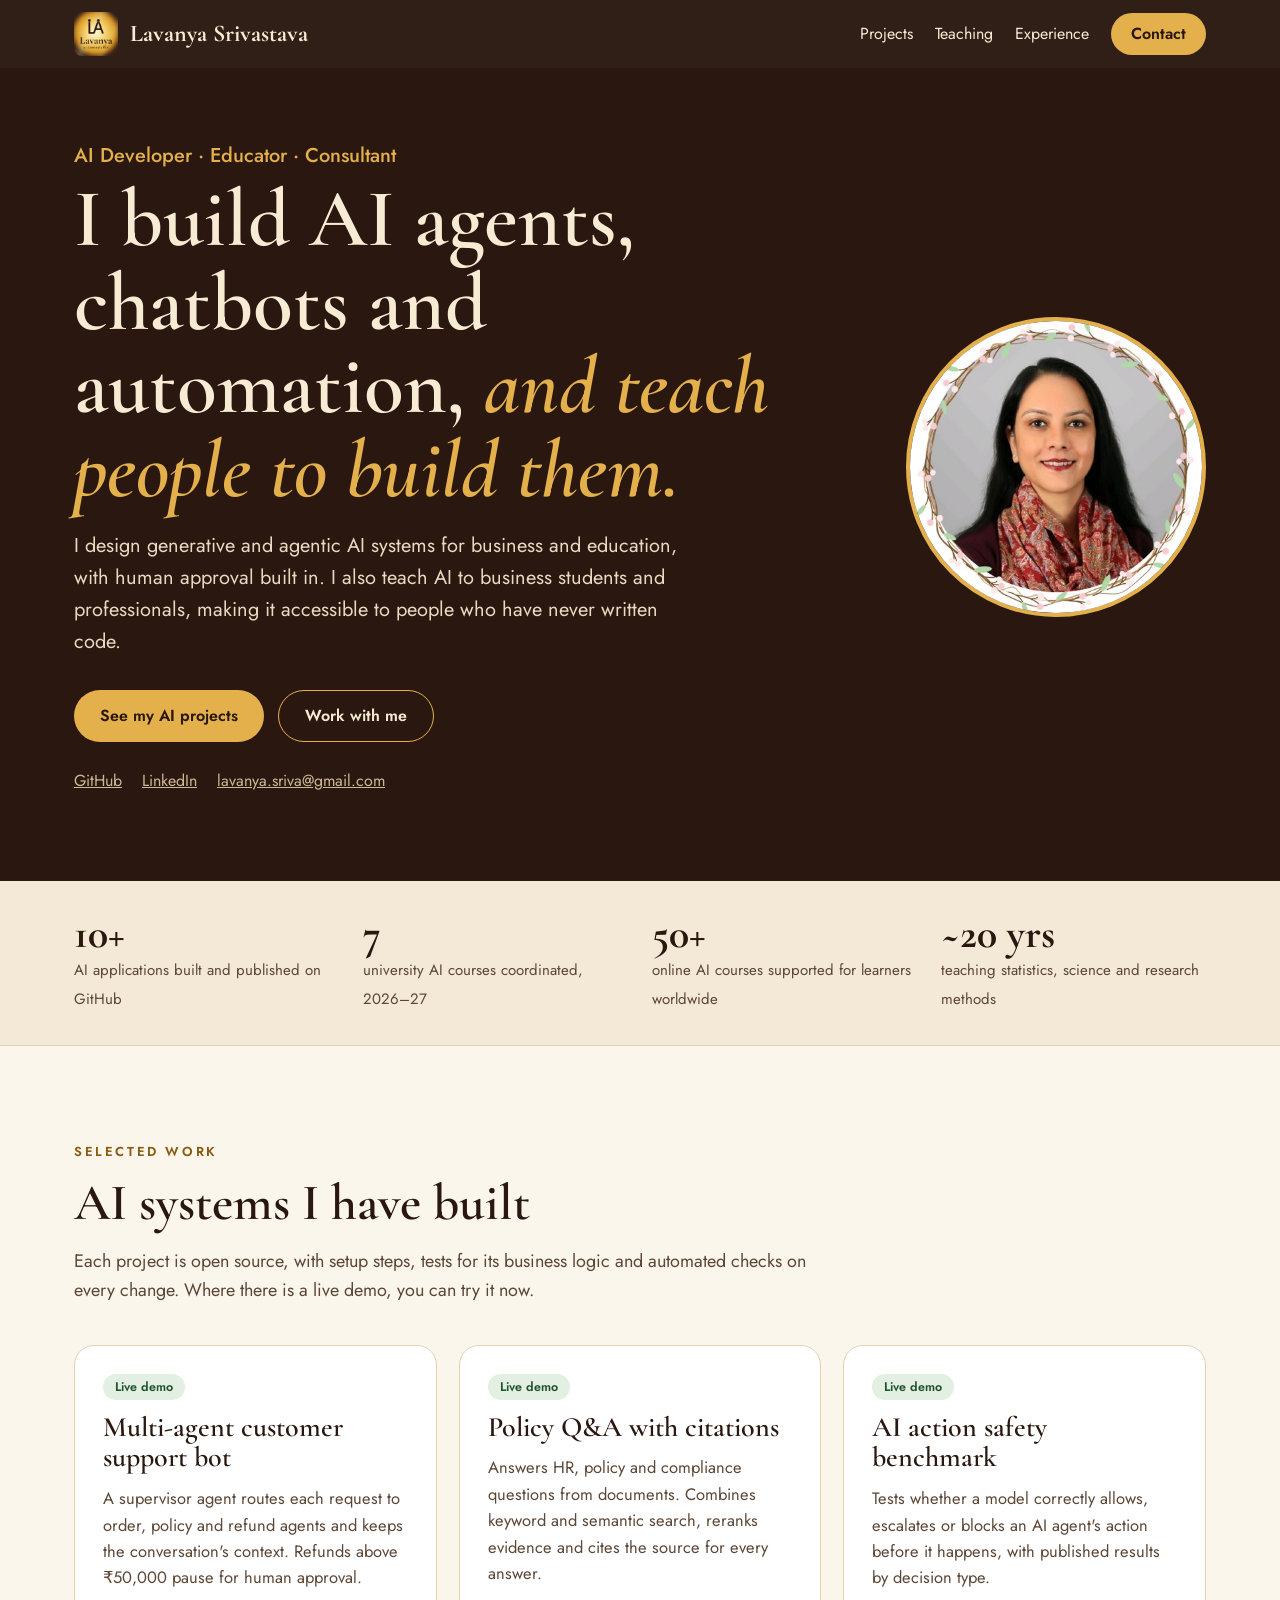
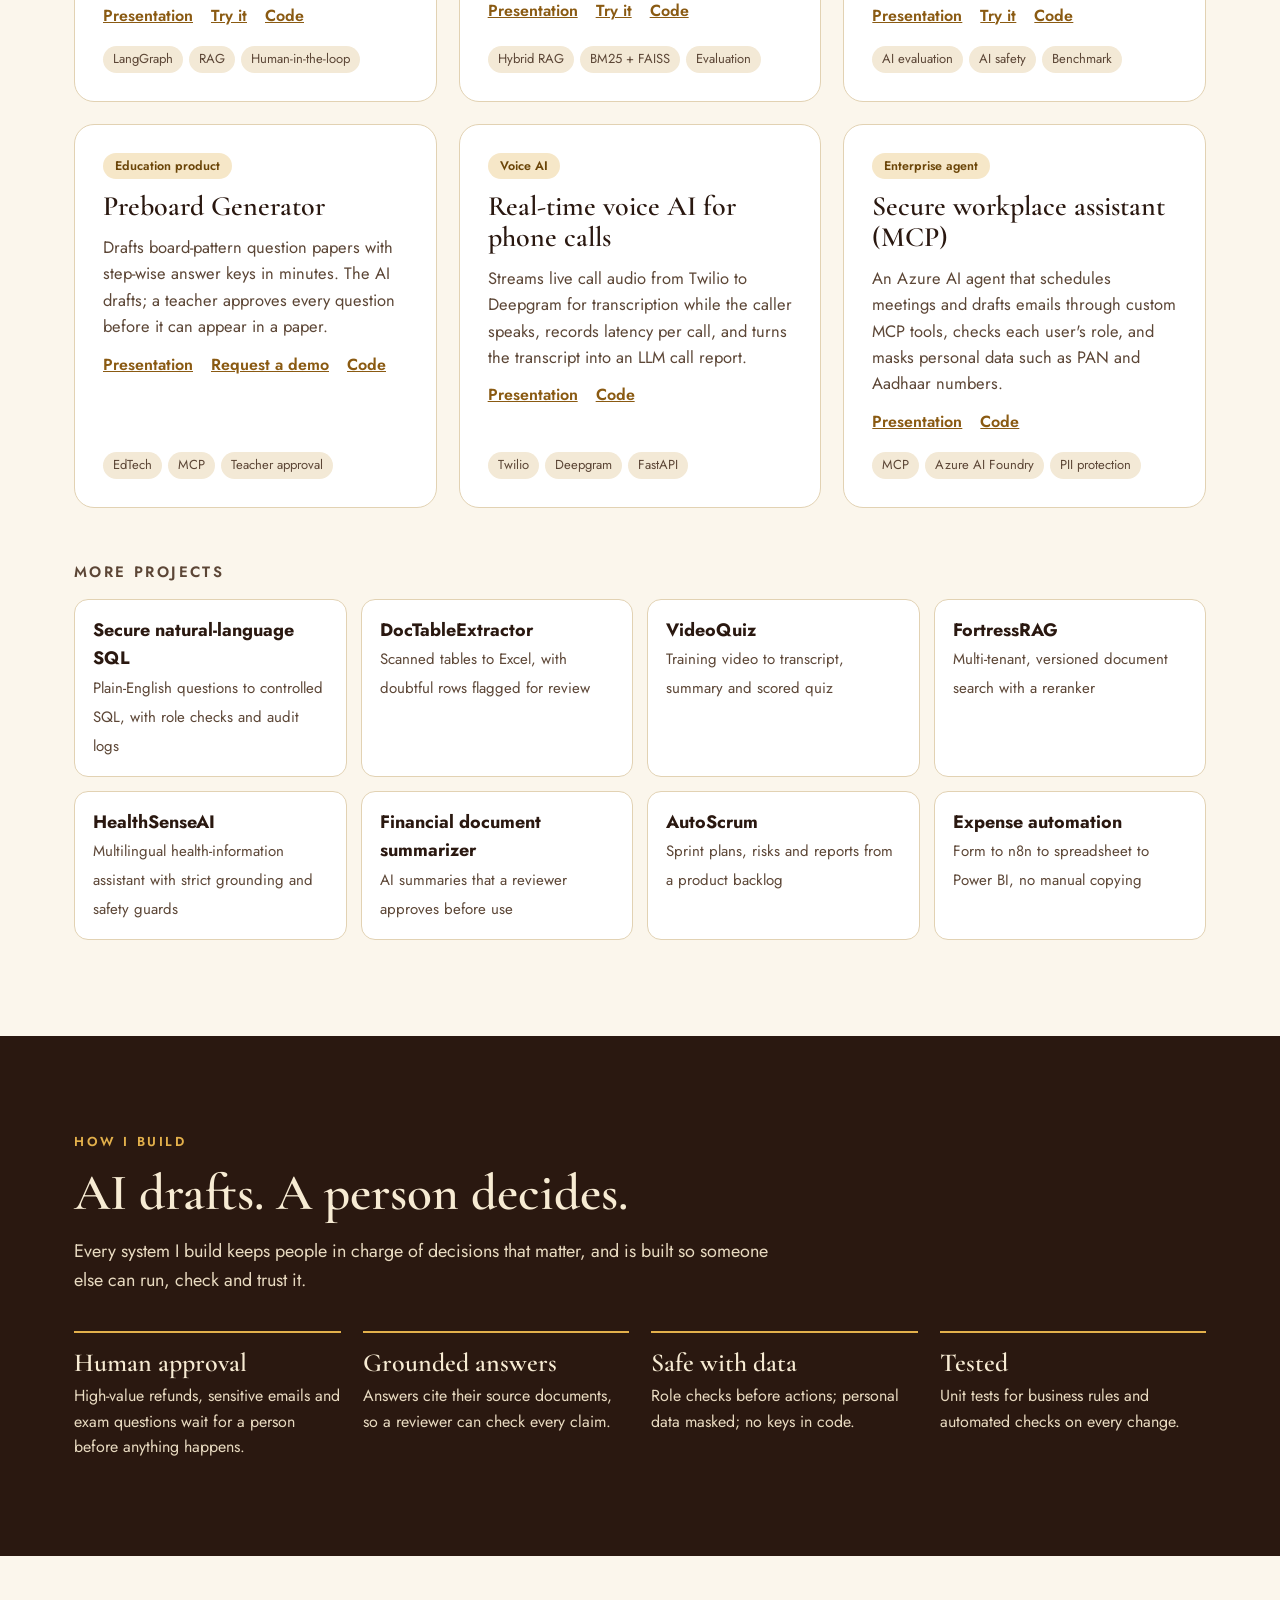
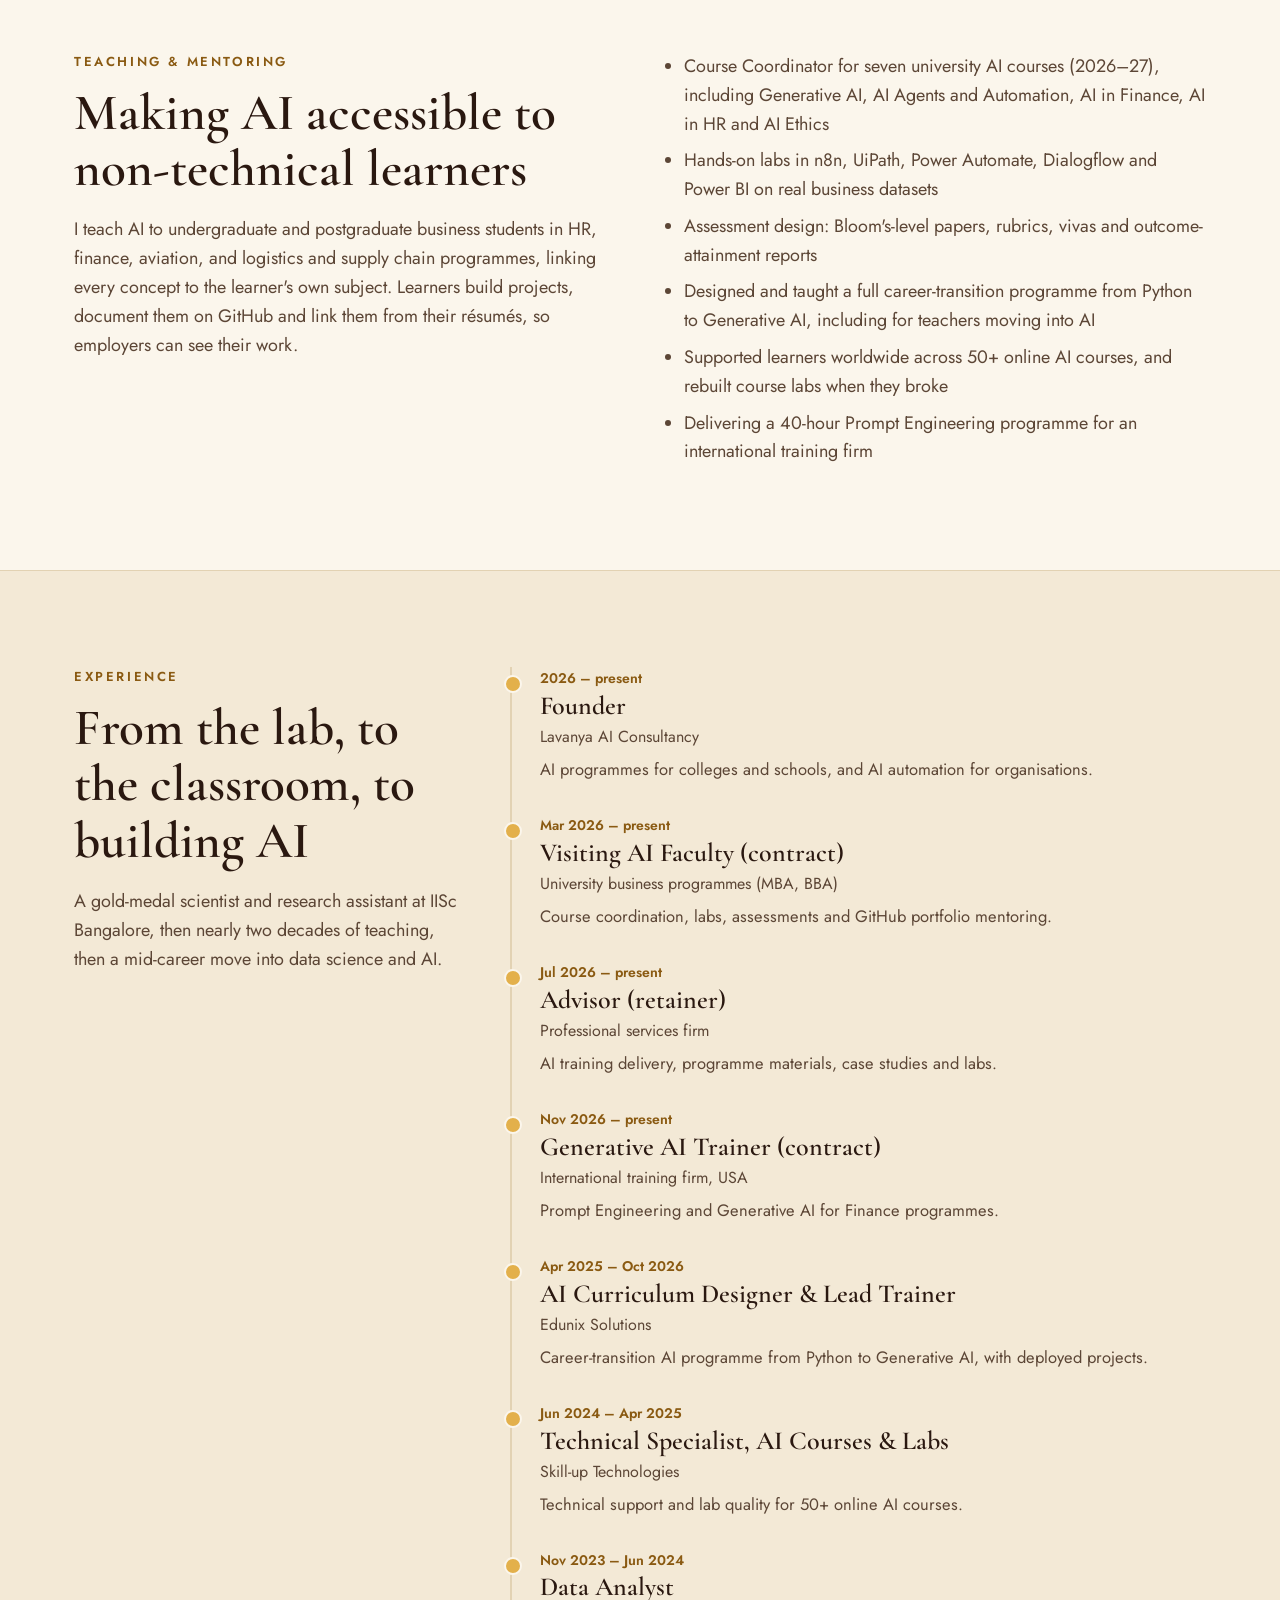
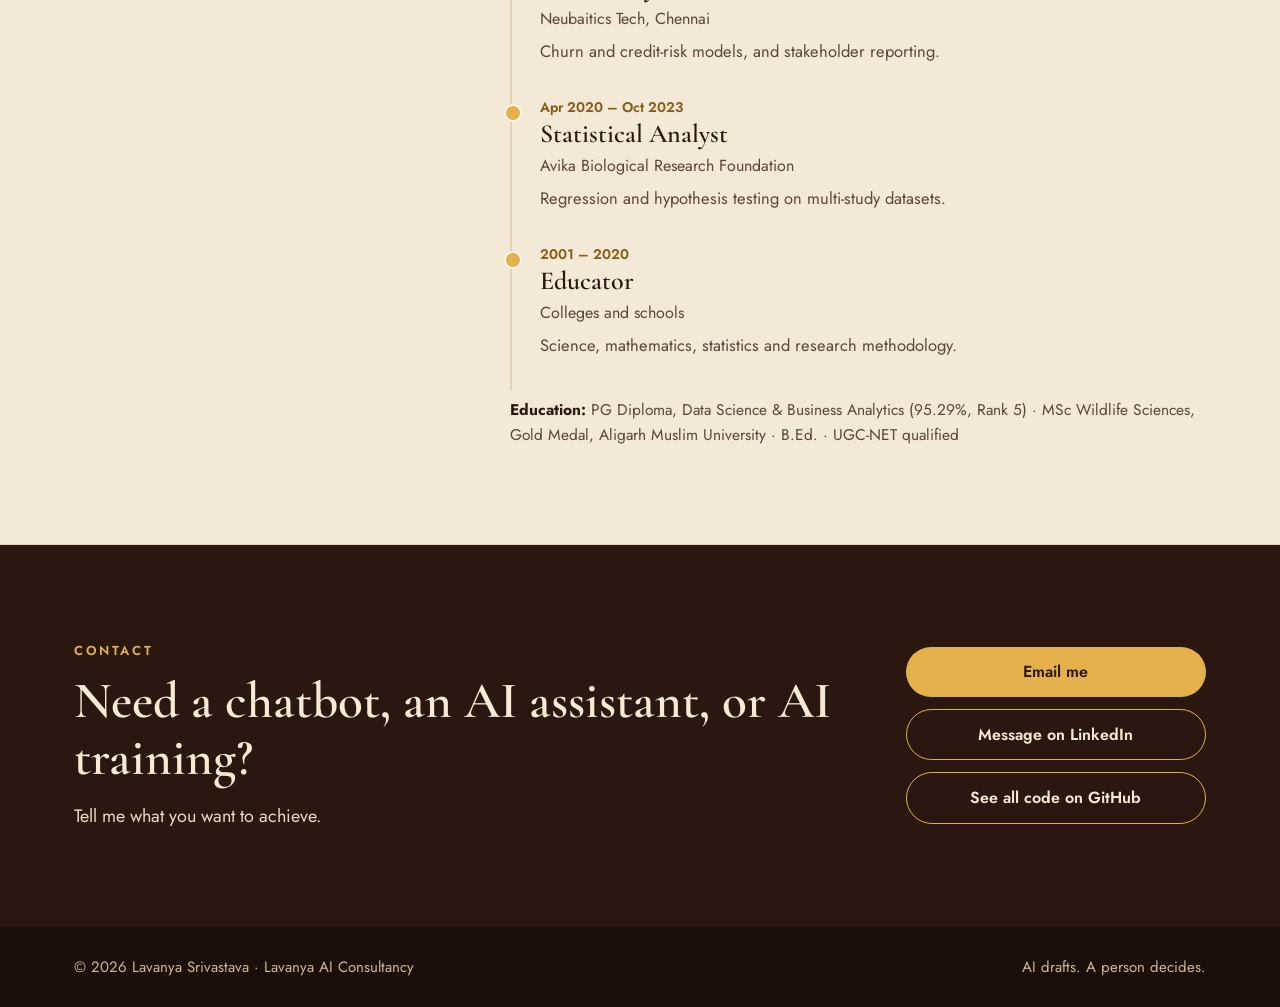
<file: index.html>
<!doctype html>
<html lang="en">
<head>
<meta charset="utf-8">
<meta name="viewport" content="width=device-width, initial-scale=1">
<title>Lavanya Srivastava — AI Developer, Educator &amp; Consultant</title>
<meta name="description" content="Lavanya Srivastava builds AI agents, chatbots and automation for business and education, and teaches non-technical learners to build with AI.">
<meta name="author" content="Lavanya Srivastava">
<meta property="og:title" content="Lavanya Srivastava — AI Developer, Educator & Consultant">
<meta property="og:description" content="AI agents, chatbots and automation for business and education. Live demos and code.">
<meta property="og:type" content="website">
<meta property="og:url" content="https://lavanya-portfolio-azure.vercel.app/">
<meta property="og:image" content="https://lavanya-portfolio-azure.vercel.app/assets/lavanya.jpg">
<link rel="icon" href="assets/favicon.png">
<link rel="preconnect" href="https://fonts.googleapis.com">
<link rel="preconnect" href="https://fonts.gstatic.com" crossorigin>
<link href="https://fonts.googleapis.com/css2?family=Cormorant+Garamond:wght@500;600;700&family=Jost:wght@400;500;600&display=swap" rel="stylesheet">
<style>
:root{--ink:#2A1810;--ink2:#5C4636;--cream:#FBF6EC;--sand:#F3E9D6;--line:#E2D2B3;--gold:#E3B04B;--bronze:#8A5A12;--light:#F7EBD3;--muted:#CDB894}
*{box-sizing:border-box}
html{scroll-behavior:smooth}
body{margin:0;background:var(--cream);color:var(--ink);font-family:Jost,system-ui,sans-serif;font-size:18px;line-height:1.6}
a{color:var(--bronze)}a:hover{color:var(--ink)}
a:focus-visible,button:focus-visible{outline:3px solid #B7791F;outline-offset:3px}
img{max-width:100%;display:block}
.wrap{max-width:1180px;margin:0 auto;padding:0 24px}
.serif{font-family:"Cormorant Garamond",Georgia,serif}
.eyebrow{font-size:13px;letter-spacing:.2em;text-transform:uppercase;font-weight:600;color:var(--bronze);margin:0 0 12px}
h1,h2,h3{font-family:"Cormorant Garamond",Georgia,serif;font-weight:600;line-height:1.1;margin:0}
h2{font-size:clamp(34px,4vw,52px);margin-bottom:16px}
section{padding:96px 0}
.skip{position:absolute;left:-999px}.skip:focus{left:16px;top:16px;background:#fff;padding:8px 12px;z-index:10}
/* header */
header{position:sticky;top:0;z-index:5;background:rgba(42,24,16,.97);color:var(--light)}
header .wrap{display:flex;align-items:center;justify-content:space-between;gap:16px;flex-wrap:wrap;padding-top:12px;padding-bottom:12px}
.brand{display:flex;align-items:center;gap:12px;color:var(--light);text-decoration:none}
.brand img{width:44px;height:44px;border-radius:8px}
.brand span{font-family:"Cormorant Garamond",serif;font-size:24px;font-weight:700}
nav ul{list-style:none;margin:0;padding:0;display:flex;gap:22px;flex-wrap:wrap;align-items:center;font-size:16px}
nav a{color:var(--light);text-decoration:none}nav a:hover{color:var(--gold)}
.btn{display:inline-flex;align-items:center;justify-content:center;min-height:48px;padding:12px 26px;border-radius:999px;font-weight:600;text-decoration:none;font-size:16px}
.btn-gold{background:var(--gold);color:var(--ink)}.btn-gold:hover{background:#F2CC68;color:var(--ink)}
.btn-line{border:1.5px solid var(--gold);color:var(--light)}.btn-line:hover{background:rgba(227,176,75,.12);color:var(--light)}
.btn-dark{background:var(--ink);color:var(--light)}.btn-dark:hover{background:#3B2418;color:var(--light)}
/* hero */
.hero{background:var(--ink);color:var(--light);padding:72px 0 88px}
.hero .wrap{display:flex;flex-wrap:wrap;gap:56px;align-items:center}
.hero-text{flex:999 1 560px;min-width:0}
.hero h1{font-size:clamp(46px,6.4vw,86px);line-height:1.02;margin:6px 0 18px}
.hero h1 em{color:var(--gold)}
.hero .role{font-size:20px;color:var(--gold);font-weight:500;margin:0}
.hero p.lead{font-size:20px;color:#E8DAC0;max-width:620px;margin:0 0 32px}
.hero .ctas{display:flex;gap:14px;flex-wrap:wrap}
.socials{display:flex;gap:20px;margin-top:26px;flex-wrap:wrap;font-size:16px}
.socials a{color:var(--muted)}.socials a:hover{color:var(--gold)}
.portrait{flex:1 1 300px;display:flex;justify-content:center}
.portrait img{width:min(360px,100%);height:auto;aspect-ratio:1;border-radius:50%;border:4px solid var(--gold);object-fit:cover;background:#fff}
/* stats */
.stats{background:var(--sand);border-bottom:1px solid var(--line);padding:32px 0}
.stats .wrap{display:grid;grid-template-columns:repeat(auto-fit,minmax(210px,1fr));gap:24px}
.stat b{display:block;font-family:"Cormorant Garamond",serif;font-size:42px;line-height:1}
.stat span{font-size:15px;color:var(--ink2)}
/* projects */
.intro{color:var(--ink2);max-width:760px;margin:0 0 40px}
.grid{display:grid;grid-template-columns:repeat(auto-fit,minmax(310px,1fr));gap:22px}
.card{background:#fff;border:1px solid var(--line);border-radius:20px;padding:28px;display:flex;flex-direction:column;gap:12px}
.card h3{font-size:28px}
.card p{margin:0;color:var(--ink2);font-size:16.5px}
.tags{display:flex;flex-wrap:wrap;gap:6px;margin-top:auto;padding-top:6px}
.tag{font-size:13px;background:var(--sand);color:var(--ink2);border-radius:999px;padding:3px 10px}
.links{display:flex;gap:18px;flex-wrap:wrap;font-weight:600;font-size:16px}
.badge{align-self:flex-start;font-size:12.5px;font-weight:600;border-radius:999px;padding:3px 12px;background:#E3EFE2;color:#1F5130}
.badge.alt{background:#F6E7C8;color:#6B4508}
h3.sub{font-family:Jost,sans-serif;font-size:15px;letter-spacing:.16em;text-transform:uppercase;color:var(--ink2);margin:56px 0 18px}
.mini{display:grid;grid-template-columns:repeat(auto-fit,minmax(260px,1fr));gap:14px}
.mini a{display:block;background:#fff;border:1px solid var(--line);border-radius:14px;padding:16px 18px;text-decoration:none;color:var(--ink)}
.mini a:hover{border-color:var(--bronze)}
.mini b{display:block}.mini span{font-size:15px;color:var(--ink2)}
/* standards */
.dark{background:var(--ink);color:var(--light)}
.dark .eyebrow{color:var(--gold)}
.dark p{color:#E8DAC0}
.std{display:grid;grid-template-columns:repeat(auto-fit,minmax(230px,1fr));gap:22px;margin-top:36px}
.std div{border-top:2px solid var(--gold);padding-top:16px}
.std h3{font-size:26px;margin-bottom:6px;color:var(--light)}
.std p{margin:0;font-size:16px}
/* teaching */
.split{display:flex;flex-wrap:wrap;gap:48px}
.split>div{flex:1 1 420px;min-width:0}
ul.ticks{padding-left:20px;color:var(--ink2);margin:0}
ul.ticks li{margin-bottom:8px}
/* timeline */
.tl{list-style:none;margin:0;padding:0;border-left:2px solid var(--line)}
.tl li{position:relative;padding:0 0 32px 28px}
.tl li::before{content:"";position:absolute;left:-8px;top:8px;width:14px;height:14px;border-radius:50%;background:var(--gold);border:2px solid var(--cream)}
.tl .when{font-size:14px;color:var(--bronze);font-weight:600}
.tl h3{font-size:26px;margin:2px 0 4px}
.tl .org{font-size:16px;color:var(--ink2);margin-bottom:6px}
.tl p{margin:0;color:var(--ink2);font-size:16.5px}
/* contact */
.contact .wrap{display:flex;flex-wrap:wrap;gap:40px;align-items:center;justify-content:space-between}
.contact .ctas{display:flex;flex-direction:column;gap:12px;flex:1 1 300px}
footer{background:#1C0F09;color:var(--muted);font-size:15px;padding:28px 0}
footer .wrap{display:flex;flex-wrap:wrap;gap:12px;justify-content:space-between}
footer a{color:var(--muted)}
@media (max-width:640px){header{position:static}section{padding:68px 0}nav ul{gap:14px;font-size:15px}.hero{padding-top:48px}}
@media (prefers-reduced-motion:reduce){html{scroll-behavior:auto}}
</style>
</head>
<body>
<a class="skip" href="#main">Skip to content</a>
<header>
  <div class="wrap">
    <a class="brand" href="#top"><img src="assets/logo.jpg" alt="Lavanya AI Consultancy logo" width="44" height="44"><span>Lavanya Srivastava</span></a>
    <nav aria-label="Main">
      <ul>
        <li><a href="#projects">Projects</a></li>
        <li><a href="#teaching">Teaching</a></li>
        <li><a href="#experience">Experience</a></li>
        <li><a class="btn btn-gold" style="min-height:42px;padding:8px 20px" href="#contact">Contact</a></li>
      </ul>
    </nav>
  </div>
</header>

<main id="main">
<section class="hero" id="top" aria-label="Introduction">
  <div class="wrap">
    <div class="hero-text">
      <p class="role">AI Developer · Educator · Consultant</p>
      <h1>I build AI agents, chatbots and automation, <em>and teach people to build them.</em></h1>
      <p class="lead">I design generative and agentic AI systems for business and education, with human approval built in. I also teach AI to business students and professionals, making it accessible to people who have never written code.</p>
      <div class="ctas">
        <a class="btn btn-gold" href="#projects">See my AI projects</a>
        <a class="btn btn-line" href="#contact">Work with me</a>
      </div>
      <div class="socials">
        <a href="https://github.com/lavanya1402">GitHub</a>
        <a href="https://www.linkedin.com/in/lavanya-srivastava">LinkedIn</a>
        <a href="mailto:lavanya.sriva@gmail.com">lavanya.sriva@gmail.com</a>
      </div>
    </div>
    <div class="portrait"><img src="assets/lavanya.jpg" alt="Portrait of Lavanya Srivastava" width="360" height="360"></div>
  </div>
</section>

<div class="stats" aria-label="At a glance">
  <div class="wrap">
    <div class="stat"><b>10+</b><span>AI applications built and published on GitHub</span></div>
    <div class="stat"><b>7</b><span>university AI courses coordinated, 2026–27</span></div>
    <div class="stat"><b>50+</b><span>online AI courses supported for learners worldwide</span></div>
    <div class="stat"><b>~20 yrs</b><span>teaching statistics, science and research methods</span></div>
  </div>
</div>

<section id="projects" aria-labelledby="projects-h">
  <div class="wrap">
    <p class="eyebrow">Selected work</p>
    <h2 id="projects-h">AI systems I have built</h2>
    <p class="intro">Each project is open source, with setup steps, tests for its business logic and automated checks on every change. Where there is a live demo, you can try it now.</p>

    <div class="grid">
      <article class="card">
        <span class="badge">Live demo</span>
        <h3>Multi-agent customer support bot</h3>
        <p>A supervisor agent routes each request to order, policy and refund agents and keeps the conversation's context. Refunds above ₹50,000 pause for human approval.</p>
        <div class="links"><a href="present/customer-support-agents.html">Presentation</a><a href="https://agentic-ai-customer-support.streamlit.app/">Try it</a><a href="https://github.com/lavanya1402/agentic-ai-customer-support">Code</a></div>
        <div class="tags"><span class="tag">LangGraph</span><span class="tag">RAG</span><span class="tag">Human-in-the-loop</span></div>
      </article>
      <article class="card">
        <span class="badge">Live demo</span>
        <h3>Policy Q&amp;A with citations</h3>
        <p>Answers HR, policy and compliance questions from documents. Combines keyword and semantic search, reranks evidence and cites the source for every answer.</p>
        <div class="links"><a href="present/policy-rag.html">Presentation</a><a href="https://rag-playgrounds.streamlit.app/">Try it</a><a href="https://github.com/lavanya1402/HybridRetrieval-RAG">Code</a></div>
        <div class="tags"><span class="tag">Hybrid RAG</span><span class="tag">BM25 + FAISS</span><span class="tag">Evaluation</span></div>
      </article>
      <article class="card">
        <span class="badge">Live demo</span>
        <h3>AI action safety benchmark</h3>
        <p>Tests whether a model correctly allows, escalates or blocks an AI agent's action before it happens, with published results by decision type.</p>
        <div class="links"><a href="present/ai-action-safety-benchmark.html">Presentation</a><a href="https://jev-vs-laya.streamlit.app/">Try it</a><a href="https://github.com/lavanya1402/systemone-benchlab">Code</a></div>
        <div class="tags"><span class="tag">AI evaluation</span><span class="tag">AI safety</span><span class="tag">Benchmark</span></div>
      </article>
      <article class="card">
        <span class="badge alt">Education product</span>
        <h3>Preboard Generator</h3>
        <p>Drafts board-pattern question papers with step-wise answer keys in minutes. The AI drafts; a teacher approves every question before it can appear in a paper.</p>
        <div class="links"><a href="present/preboard-generator.html">Presentation</a><a href="#contact">Request a demo</a><a href="https://github.com/lavanya1402/preboard-generator-2310">Code</a></div>
        <div class="tags"><span class="tag">EdTech</span><span class="tag">MCP</span><span class="tag">Teacher approval</span></div>
      </article>
      <article class="card">
        <span class="badge alt">Voice AI</span>
        <h3>Real-time voice AI for phone calls</h3>
        <p>Streams live call audio from Twilio to Deepgram for transcription while the caller speaks, records latency per call, and turns the transcript into an LLM call report.</p>
        <div class="links"><a href="present/realtime-voice-ai.html">Presentation</a><a href="https://github.com/lavanya1402/realtime-voice-ai-orchestrator">Code</a></div>
        <div class="tags"><span class="tag">Twilio</span><span class="tag">Deepgram</span><span class="tag">FastAPI</span></div>
      </article>
      <article class="card">
        <span class="badge alt">Enterprise agent</span>
        <h3>Secure workplace assistant (MCP)</h3>
        <p>An Azure AI agent that schedules meetings and drafts emails through custom MCP tools, checks each user's role, and masks personal data such as PAN and Aadhaar numbers.</p>
        <div class="links"><a href="present/secure-workplace-assistant.html">Presentation</a><a href="https://github.com/lavanya1402/lavanya-enterprise-mcp-server">Code</a></div>
        <div class="tags"><span class="tag">MCP</span><span class="tag">Azure AI Foundry</span><span class="tag">PII protection</span></div>
      </article>
    </div>

    <h3 class="sub">More projects</h3>
    <div class="mini">
      <a href="https://github.com/lavanya1402/secure-nlsql-backend"><b>Secure natural-language SQL</b><span>Plain-English questions to controlled SQL, with role checks and audit logs</span></a>
      <a href="https://github.com/lavanya1402/DocTableExtractor"><b>DocTableExtractor</b><span>Scanned tables to Excel, with doubtful rows flagged for review</span></a>
      <a href="https://github.com/lavanya1402/VideoQuiz-GenAI"><b>VideoQuiz</b><span>Training video to transcript, summary and scored quiz</span></a>
      <a href="https://github.com/lavanya1402/FortressRAG"><b>FortressRAG</b><span>Multi-tenant, versioned document search with a reranker</span></a>
      <a href="https://github.com/lavanya1402/HealthSenseAI"><b>HealthSenseAI</b><span>Multilingual health-information assistant with strict grounding and safety guards</span></a>
      <a href="https://github.com/lavanya1402/Human-in-the-Loop-Financial-Document-Summarizer"><b>Financial document summarizer</b><span>AI summaries that a reviewer approves before use</span></a>
      <a href="https://github.com/lavanya1402/AutoScrum-AgenticAI"><b>AutoScrum</b><span>Sprint plans, risks and reports from a product backlog</span></a>
      <a href="https://github.com/lavanya1402/ai-finance-expense-automation-system"><b>Expense automation</b><span>Form to n8n to spreadsheet to Power BI, no manual copying</span></a>
    </div>
  </div>
</section>

<section class="dark" aria-labelledby="std-h">
  <div class="wrap">
    <p class="eyebrow">How I build</p>
    <h2 id="std-h">AI drafts. A person decides.</h2>
    <p style="max-width:720px;margin:0">Every system I build keeps people in charge of decisions that matter, and is built so someone else can run, check and trust it.</p>
    <div class="std">
      <div><h3>Human approval</h3><p>High-value refunds, sensitive emails and exam questions wait for a person before anything happens.</p></div>
      <div><h3>Grounded answers</h3><p>Answers cite their source documents, so a reviewer can check every claim.</p></div>
      <div><h3>Safe with data</h3><p>Role checks before actions; personal data masked; no keys in code.</p></div>
      <div><h3>Tested</h3><p>Unit tests for business rules and automated checks on every change.</p></div>
    </div>
  </div>
</section>

<section id="teaching" aria-labelledby="teach-h">
  <div class="wrap split">
    <div>
      <p class="eyebrow">Teaching &amp; mentoring</p>
      <h2 id="teach-h">Making AI accessible to non-technical learners</h2>
      <p style="color:var(--ink2)">I teach AI to undergraduate and postgraduate business students in HR, finance, aviation, and logistics and supply chain programmes, linking every concept to the learner's own subject. Learners build projects, document them on GitHub and link them from their résumés, so employers can see their work.</p>
    </div>
    <div>
      <ul class="ticks">
        <li>Course Coordinator for seven university AI courses (2026–27), including Generative AI, AI Agents and Automation, AI in Finance, AI in HR and AI Ethics</li>
        <li>Hands-on labs in n8n, UiPath, Power Automate, Dialogflow and Power BI on real business datasets</li>
        <li>Assessment design: Bloom's-level papers, rubrics, vivas and outcome-attainment reports</li>
        <li>Designed and taught a full career-transition programme from Python to Generative AI, including for teachers moving into AI</li>
        <li>Supported learners worldwide across 50+ online AI courses, and rebuilt course labs when they broke</li>
        <li>Delivering a 40-hour Prompt Engineering programme for an international training firm</li>
      </ul>
    </div>
  </div>
</section>

<section id="experience" style="background:var(--sand);border-top:1px solid var(--line);border-bottom:1px solid var(--line)" aria-labelledby="exp-h">
  <div class="wrap split">
    <div style="flex:1 1 300px">
      <p class="eyebrow">Experience</p>
      <h2 id="exp-h">From the lab, to the classroom, to building AI</h2>
      <p style="color:var(--ink2)">A gold-medal scientist and research assistant at IISc Bangalore, then nearly two decades of teaching, then a mid-career move into data science and AI.</p>
    </div>
    <div style="flex:2 1 520px">
      <ol class="tl">
        <li><div class="when">2026 – present</div><h3>Founder</h3><div class="org">Lavanya AI Consultancy</div><p>AI programmes for colleges and schools, and AI automation for organisations.</p></li>
        <li><div class="when">Mar 2026 – present</div><h3>Visiting AI Faculty (contract)</h3><div class="org">University business programmes (MBA, BBA)</div><p>Course coordination, labs, assessments and GitHub portfolio mentoring.</p></li>
        <li><div class="when">Jul 2026 – present</div><h3>Advisor (retainer)</h3><div class="org">Professional services firm</div><p>AI training delivery, programme materials, case studies and labs.</p></li>
        <li><div class="when">Nov 2026 – present</div><h3>Generative AI Trainer (contract)</h3><div class="org">International training firm, USA</div><p>Prompt Engineering and Generative AI for Finance programmes.</p></li>
        <li><div class="when">Apr 2025 – Oct 2026</div><h3>AI Curriculum Designer &amp; Lead Trainer</h3><div class="org">Edunix Solutions</div><p>Career-transition AI programme from Python to Generative AI, with deployed projects.</p></li>
        <li><div class="when">Jun 2024 – Apr 2025</div><h3>Technical Specialist, AI Courses &amp; Labs</h3><div class="org">Skill-up Technologies</div><p>Technical support and lab quality for 50+ online AI courses.</p></li>
        <li><div class="when">Nov 2023 – Jun 2024</div><h3>Data Analyst</h3><div class="org">Neubaitics Tech, Chennai</div><p>Churn and credit-risk models, and stakeholder reporting.</p></li>
        <li><div class="when">Apr 2020 – Oct 2023</div><h3>Statistical Analyst</h3><div class="org">Avika Biological Research Foundation</div><p>Regression and hypothesis testing on multi-study datasets.</p></li>
        <li><div class="when">2001 – 2020</div><h3>Educator</h3><div class="org">Colleges and schools</div><p>Science, mathematics, statistics and research methodology.</p></li>
      </ol>
      <p style="margin:8px 0 0;font-size:15.5px;color:var(--ink2)"><b style="color:var(--ink)">Education:</b> PG Diploma, Data Science &amp; Business Analytics (95.29%, Rank 5) · MSc Wildlife Sciences, Gold Medal, Aligarh Muslim University · B.Ed. · UGC-NET qualified</p>
    </div>
  </div>
</section>

<section class="dark contact" id="contact" aria-labelledby="contact-h">
  <div class="wrap">
    <div style="flex:999 1 520px;min-width:0">
      <p class="eyebrow">Contact</p>
      <h2 id="contact-h">Need a chatbot, an AI assistant, or AI training?</h2>
      <p style="margin:0;max-width:600px">Tell me what you want to achieve.</p>
    </div>
    <div class="ctas">
      <a class="btn btn-gold" href="mailto:lavanya.sriva@gmail.com?subject=Project%20enquiry">Email me</a>
      <a class="btn btn-line" href="https://www.linkedin.com/in/lavanya-srivastava">Message on LinkedIn</a>
      <a class="btn btn-line" href="https://github.com/lavanya1402">See all code on GitHub</a>
    </div>
  </div>
</section>
</main>

<footer>
  <div class="wrap">
    <span>© 2026 Lavanya Srivastava · Lavanya AI Consultancy</span>
    <span>AI drafts. A person decides.</span>
  </div>
</footer>
</body>
</html>
</file>
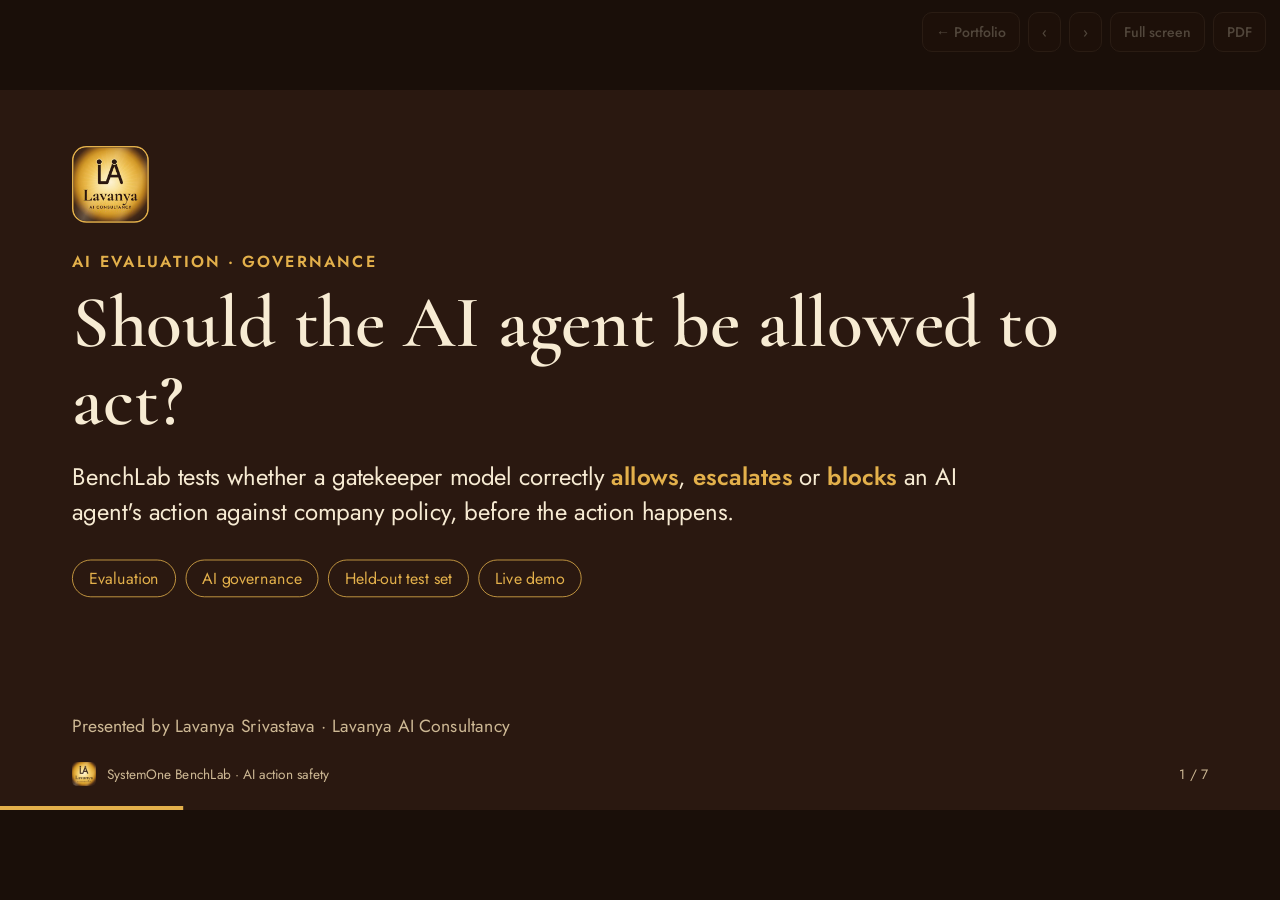
<file: present/ai-action-safety-benchmark.html>
<!doctype html>
<html lang="en"><head><meta charset="utf-8">
<meta name="viewport" content="width=device-width,initial-scale=1">
<title>SystemOne BenchLab · AI action safety</title>
<meta name="description" content="Presentation by Lavanya Srivastava, Lavanya AI Consultancy.">
<link rel="icon" href="../assets/favicon.png">
<link rel="preconnect" href="https://fonts.googleapis.com"><link rel="preconnect" href="https://fonts.gstatic.com" crossorigin>
<link href="https://fonts.googleapis.com/css2?family=Cormorant+Garamond:wght@500;600;700&family=Jost:wght@400;500;600&display=swap" rel="stylesheet">
<link rel="stylesheet" href="deck.css">
</head><body>
<script>window.DECK = {"slug": "ai-action-safety-benchmark", "title": "SystemOne BenchLab · AI action safety", "slides": [{"type": "title", "kicker": "AI evaluation · Governance", "title": "Should the AI agent be allowed to act?", "sub": "BenchLab tests whether a gatekeeper model correctly **allows**, **escalates** or **blocks** an AI agent's action against company policy, before the action happens.", "tags": ["Evaluation", "AI governance", "Held-out test set", "Live demo"]}, {"type": "points", "kicker": "The problem", "title": "Agents now take real actions", "intro": "Refunds, deployments, emails, data sharing. Before an agent acts, a gatekeeper must return one of three decisions:", "items": [{"h": "ALLOW", "p": "The action is permitted.\n**Example:** a ₹1,500 refund when the limit is ₹2,000."}, {"h": "REQUIRE APPROVAL", "p": "A person must sign off.\n**Example:** a ₹2,001 refund with no supervisor approval."}, {"h": "BLOCK", "p": "The action is prohibited.\n**Example:** deleting audit logs, even with an executive's approval."}]}, {"type": "arch", "kicker": "Method", "title": "A fair, reproducible test", "vw": 1410, "vh": 540, "intro": "Same question to both models, held-out data, every raw answer saved. Press → to follow the test.", "nodes": [{"id": "cases", "x": 10, "y": 215, "w": 220, "h": 110, "label": "Labelled cases", "sub": "60 scored cases\n(held-out set)", "kind": "data", "tag": ""}, {"id": "leak", "x": 290, "y": 410, "w": 230, "h": 110, "label": "Leak guard", "sub": "IDs and expected answers\nnever sent (tested)", "kind": "guard", "tag": "CHECK"}, {"id": "q", "x": 290, "y": 215, "w": 230, "h": 110, "label": "Same question", "sub": "policy + action\n+ context", "kind": "agent", "tag": ""}, {"id": "laya", "x": 600, "y": 90, "w": 230, "h": 110, "label": "Laya 0.4.2", "sub": "open source\nlaptop CPU", "kind": "ext", "tag": "MODEL A"}, {"id": "jev", "x": 600, "y": 340, "w": 230, "h": 110, "label": "Jev 1.13.0", "sub": "TypeSafe API\nversion pinned", "kind": "ext", "tag": "MODEL B"}, {"id": "dec", "x": 910, "y": 215, "w": 220, "h": 110, "label": "Decision", "sub": "or a recorded failure\n(never guessed)", "kind": "box", "tag": ""}, {"id": "sc", "x": 1190, "y": 215, "w": 210, "h": 110, "label": "Scorecard", "sub": "accuracy · F1 · errors\nlatency · cost", "kind": "user", "tag": ""}], "edges": [{"from": "cases", "to": "q", "label": "", "bend": 0}, {"from": "leak", "to": "q", "label": "tests", "bend": 0}, {"from": "q", "to": "laya", "label": "", "bend": 0}, {"from": "q", "to": "jev", "label": "", "bend": 0}, {"from": "laya", "to": "dec", "label": "", "bend": 0}, {"from": "jev", "to": "dec", "label": "", "bend": 0}, {"from": "dec", "to": "sc", "label": "", "bend": 0}, {"from": "cases", "to": "sc", "label": "expected answers (scoring only)", "bend": -420, "dur": 3}], "steps": [{"nodes": ["cases"], "edges": [], "text": "Business cases, each with a policy, a proposed agent action and the correct decision. Written **after** the prompt was frozen."}, {"nodes": ["q", "leak"], "edges": [0, 1], "text": "Both models get the **identical question**. Only policy, action and context are sent; automated tests prove answers never leak."}, {"nodes": ["laya", "jev"], "edges": [2, 3], "text": "**Laya** runs locally on a laptop CPU. **Jev** is called through TypeSafe's API, pinned to version 1.13.0."}, {"nodes": ["dec"], "edges": [4, 5], "text": "Each returns ALLOW, REQUIRE APPROVAL or BLOCK. Timeouts and invalid outputs are recorded as failures and counted as wrong."}, {"nodes": ["sc"], "edges": [6, 7], "text": "Decisions are compared with the expected answers: accuracy, per-decision F1, critical errors, confusion matrix, latency and cost."}], "summary": "Same input, held-out data, pinned versions, every raw response saved: a result anyone can re-check."}, {"type": "stats", "kicker": "Results · 60 held-out cases · 22 Oct 2026", "title": "The difference is in the middle category", "stats": [{"n": "100%", "l": "Jev accuracy (60/60), median 0.41 s per answer"}, {"n": "55%", "l": "Laya accuracy (33/60), 1.3 s on a laptop CPU"}, {"n": "16 / 20", "l": "actions needing sign-off that Laya allowed"}, {"n": "$0.0012", "l": "approximate API cost of Jev's whole run"}], "table": [["Critical error", "Laya", "Jev"], ["Needed approval → allowed", "16 of 20", "0 of 20"], ["Prohibited → allowed", "5 of 20", "0 of 20"], ["Permitted → blocked", "2 of 20", "0 of 20"]], "note": "Results apply to this dataset and run; they do not establish universal reliability. Laya was used out of the box, without fine-tuning."}, {"type": "shots", "title": "Inside the app", "images": [{"src": "img/sys.jpg", "cap": "Headline metrics for both models, and confusion matrices showing where each model's errors fall."}]}, {"type": "points", "kicker": "Why the result can be trusted", "title": "Rigour built in", "cols": 3, "items": [{"h": "Held-out data", "p": "Test cases were written after the prompt was frozen."}, {"h": "No hidden failures", "p": "Errors are recorded with their message and scored as wrong."}, {"h": "Ambiguous cases flagged", "p": "Four cases with no single defensible answer are noted, never scored."}, {"h": "Pinned versions", "p": "jev-1.13.0, not a moving “latest” alias."}, {"h": "Nothing simulated", "p": "Raw responses, timestamps and code commit saved for all 120 requests."}, {"h": "14 automated tests", "p": "Including the check that expected answers never reach a model."}]}, {"type": "cta", "title": "Test your AI agents before they act", "sub": "The same method works for any gatekeeper: your policies, your actions, a held-out test set and a scorecard leaders can read.", "links": [{"label": "Open the live demo", "href": "https://jev-vs-laya.streamlit.app/"}, {"label": "View the code", "href": "https://github.com/lavanya1402/systemone-benchlab"}, {"label": "Talk to Lavanya", "href": "mailto:lavanya.sriva@gmail.com?subject=AI%20evaluation"}]}]};</script>
<script src="deck.js"></script>
</body></html>
</file>
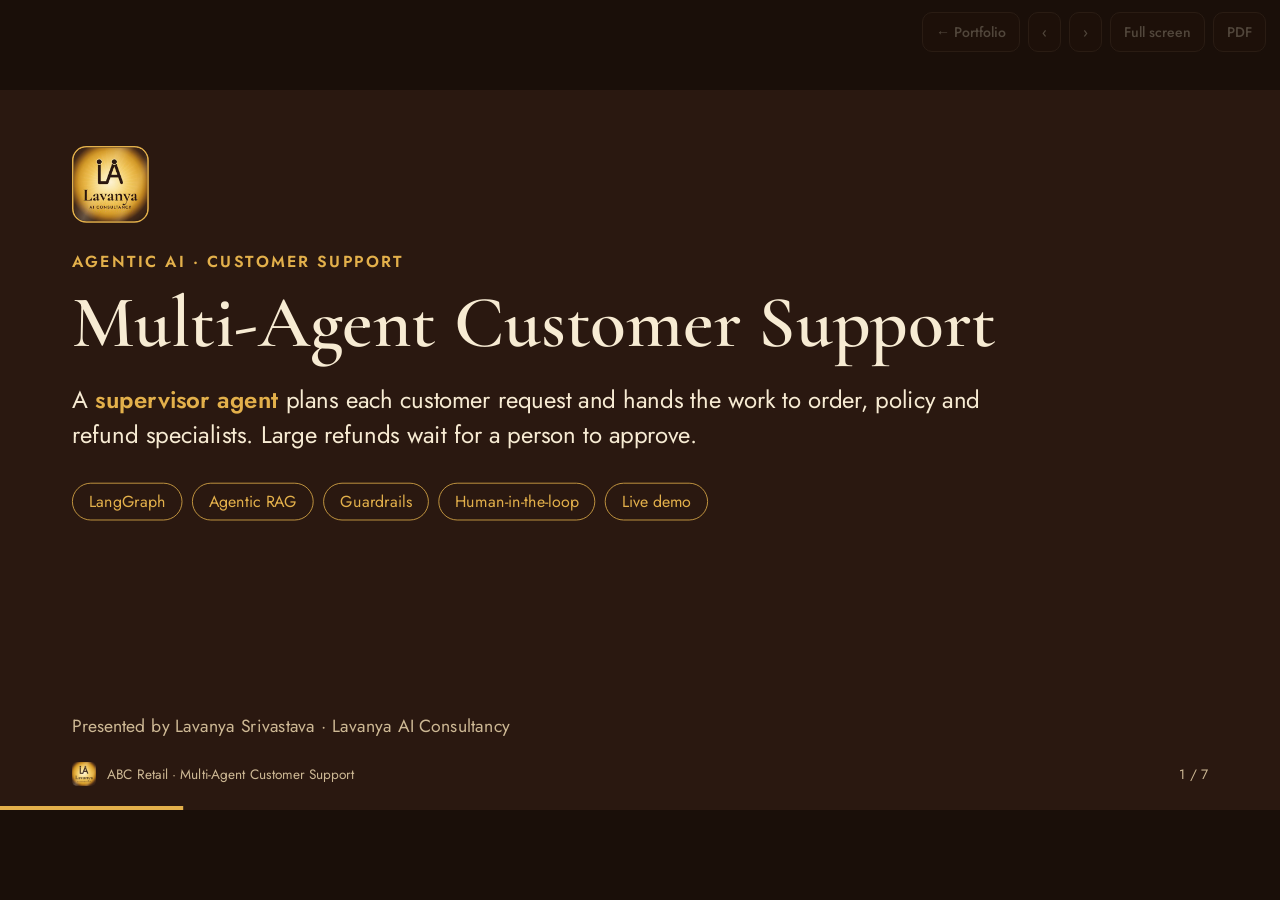
<file: present/customer-support-agents.html>
<!doctype html>
<html lang="en"><head><meta charset="utf-8">
<meta name="viewport" content="width=device-width,initial-scale=1">
<title>ABC Retail · Multi-Agent Customer Support</title>
<meta name="description" content="Presentation by Lavanya Srivastava, Lavanya AI Consultancy.">
<link rel="icon" href="../assets/favicon.png">
<link rel="preconnect" href="https://fonts.googleapis.com"><link rel="preconnect" href="https://fonts.gstatic.com" crossorigin>
<link href="https://fonts.googleapis.com/css2?family=Cormorant+Garamond:wght@500;600;700&family=Jost:wght@400;500;600&display=swap" rel="stylesheet">
<link rel="stylesheet" href="deck.css">
</head><body>
<script>window.DECK = {"slug": "customer-support-agents", "title": "ABC Retail · Multi-Agent Customer Support", "slides": [{"type": "title", "kicker": "Agentic AI · Customer support", "title": "Multi-Agent Customer Support", "sub": "A **supervisor agent** plans each customer request and hands the work to order, policy and refund specialists. Large refunds wait for a person to approve.", "tags": ["LangGraph", "Agentic RAG", "Guardrails", "Human-in-the-loop", "Live demo"]}, {"type": "points", "kicker": "The problem", "title": "Support teams answer the same hard questions all day", "items": [{"h": "Slow answers", "p": "An agent checks the order system, then the policy documents, then finance, before the customer gets a reply."}, {"h": "Inconsistent policy", "p": "Different people read the refund policy differently, so customers get different answers."}, {"h": "Risky automation", "p": "A simple chatbot that can issue refunds could pay out large sums with nobody checking."}]}, {"type": "arch", "title": "How one request flows through the agents", "vw": 1420, "vh": 540, "intro": "One customer message, four agents, tools, a guardrail and a human checkpoint. Press → to follow the request.", "nodes": [{"id": "cust", "x": 10, "y": 220, "w": 170, "h": 100, "label": "Customer", "sub": "asks in plain\nlanguage", "kind": "user", "tag": ""}, {"id": "sup", "x": 230, "y": 210, "w": 210, "h": 120, "label": "Supervisor", "sub": "understands the goal\nplans the steps", "kind": "agent", "tag": "AGENT"}, {"id": "mem", "x": 230, "y": 420, "w": 210, "h": 100, "label": "Memory", "sub": "earlier turns of\nthe conversation", "kind": "data", "tag": ""}, {"id": "ord", "x": 490, "y": 20, "w": 210, "h": 110, "label": "Order Agent", "sub": "order + delivery\ntools", "kind": "agent", "tag": "AGENT"}, {"id": "pol", "x": 490, "y": 215, "w": 210, "h": 110, "label": "Policy Agent", "sub": "Agentic RAG over\npolicy documents", "kind": "agent", "tag": "AGENT"}, {"id": "ref", "x": 490, "y": 410, "w": 210, "h": 110, "label": "Refund Agent", "sub": "refund tool", "kind": "agent", "tag": "AGENT"}, {"id": "odb", "x": 750, "y": 20, "w": 200, "h": 110, "label": "Order data", "sub": "status, delay,\namount", "kind": "data", "tag": ""}, {"id": "docs", "x": 750, "y": 215, "w": 200, "h": 110, "label": "Policy library", "sub": "refund, shipping,\nreplacement (FAISS)", "kind": "data", "tag": ""}, {"id": "grd", "x": 750, "y": 410, "w": 200, "h": 110, "label": "Guardrail", "sub": "refund above\n₹50,000?", "kind": "guard", "tag": "CHECK"}, {"id": "hum", "x": 1000, "y": 410, "w": 190, "h": 110, "label": "Human approval", "sub": "manager approves\nor rejects", "kind": "human", "tag": "PERSON"}, {"id": "ev", "x": 1000, "y": 215, "w": 190, "h": 110, "label": "Evaluator", "sub": "grounded? goal met?\nsafe?", "kind": "agent", "tag": "CHECK"}, {"id": "out", "x": 1230, "y": 215, "w": 180, "h": 110, "label": "Reply", "sub": "grounded answer\n+ execution trace", "kind": "user", "tag": ""}], "edges": [{"from": "cust", "to": "sup", "label": "request", "bend": 0}, {"from": "sup", "to": "mem", "label": "context", "bend": 0}, {"from": "sup", "to": "ord", "label": "", "bend": 0}, {"from": "sup", "to": "pol", "label": "", "bend": 0}, {"from": "sup", "to": "ref", "label": "", "bend": 0}, {"from": "ord", "to": "odb", "label": "get_order", "bend": 0}, {"from": "pol", "to": "docs", "label": "retrieve", "bend": 0}, {"from": "ref", "to": "grd", "label": "process_refund", "bend": 0}, {"from": "grd", "to": "hum", "label": "over limit", "bend": 0}, {"from": "grd", "to": "ev", "label": "within limit", "bend": 0, "ly": -6}, {"from": "hum", "to": "ev", "label": "decision", "bend": 0}, {"from": "odb", "to": "ev", "label": "", "bend": 0}, {"from": "docs", "to": "ev", "label": "", "bend": 0}, {"from": "ev", "to": "out", "label": "", "bend": 0}], "steps": [{"nodes": ["cust", "sup"], "edges": [0], "text": "A customer writes: “Order **ORD-1042** is 8 days late. Can I get a refund?” The **supervisor** reads the goal and plans the work."}, {"nodes": ["mem"], "edges": [1], "text": "It checks **conversation memory**, so a follow-up such as “Can I get a refund for it?” knows which order “it” means."}, {"nodes": ["ord", "odb"], "edges": [2, 5], "text": "**Step 1:** the order agent looks up the order and its delivery status with its own tools."}, {"nodes": ["pol", "docs"], "edges": [3, 6], "text": "**Step 2:** the policy agent retrieves the refund policy from company documents. Orders delayed 7 days or more qualify."}, {"nodes": ["ref", "grd"], "edges": [4, 7], "text": "**Step 3:** the refund agent prepares the refund, and a **guardrail** checks the amount before anything is paid."}, {"nodes": ["hum"], "edges": [8], "text": "₹65,000 is above the ₹50,000 limit, so the workflow **pauses for a person** to approve. Smaller refunds continue automatically."}, {"nodes": ["ev"], "edges": [9, 10, 11, 12], "text": "The **evaluator** checks the result: grounded in real data and policy, goal complete, every action safe."}, {"nodes": ["out"], "edges": [13], "text": "The customer gets a clear reply, and the team sees the full **execution trace**: which agent did what, and why."}], "summary": "Supervisor → specialists → tools → guardrail → person → evaluation. One request, a safe and traceable outcome."}, {"type": "points", "kicker": "What makes it enterprise-ready", "title": "More than a chatbot", "cols": 3, "items": [{"h": "Planning", "p": "The supervisor turns each goal into an operational plan and tracks it to completion or a safe pause."}, {"h": "Specialist agents", "p": "Orders, policy and refunds each have a dedicated agent with its own tools."}, {"h": "Agentic RAG", "p": "Policy answers come from the company's documents, not the model's memory."}, {"h": "Memory", "p": "Follow-up questions keep their context across the conversation."}, {"h": "Guardrails + people", "p": "Money above a set limit always needs a human decision."}, {"h": "Evaluation + trace", "p": "Every workflow is checked and fully visible for audit."}]}, {"type": "shots", "title": "The live application", "images": [{"src": "img/abc.jpg", "cap": "Architecture panel, conversation memory and one-click demo scenarios: track an order, see options, request a refund, ask a follow-up."}]}, {"type": "stats", "kicker": "Rules and technology", "title": "Built on clear business rules", "stats": [{"n": "₹50,000", "l": "automatic refund limit; above it a person approves"}, {"n": "7 days", "l": "delivery delay that makes an order eligible"}, {"n": "4 agents", "l": "supervisor plus order, policy and refund specialists"}], "table": [["Layer", "Technology"], ["Orchestration", "LangGraph + LangChain"], ["Language model", "OpenAI"], ["Policy retrieval", "FAISS + sentence-transformers"], ["Interface and quality", "Streamlit · unit tests for tools and limits, run in CI"]]}, {"type": "cta", "title": "A supervised AI agent for your support desk", "sub": "The same pattern fits banking, telecom, e-commerce and student services: a specialist for each area, clear limits, and a person for the decisions that matter.", "links": [{"label": "Open the live demo", "href": "https://agentic-ai-customer-support.streamlit.app/"}, {"label": "View the code", "href": "https://github.com/lavanya1402/agentic-ai-customer-support"}, {"label": "Talk to Lavanya", "href": "mailto:lavanya.sriva@gmail.com?subject=Multi-agent%20support"}]}]};</script>
<script src="deck.js"></script>
</body></html>
</file>
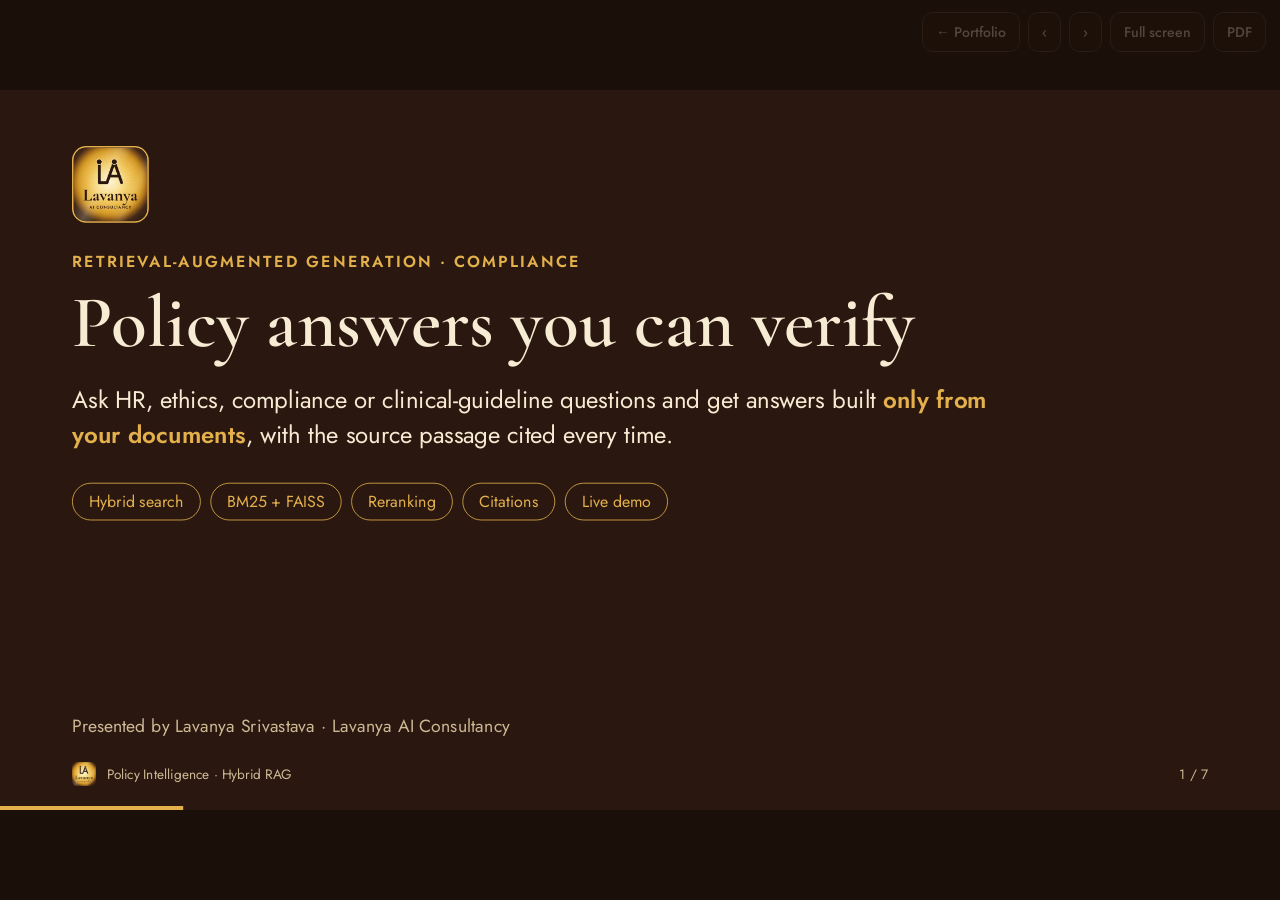
<file: present/policy-rag.html>
<!doctype html>
<html lang="en"><head><meta charset="utf-8">
<meta name="viewport" content="width=device-width,initial-scale=1">
<title>Policy Intelligence · Hybrid RAG</title>
<meta name="description" content="Presentation by Lavanya Srivastava, Lavanya AI Consultancy.">
<link rel="icon" href="../assets/favicon.png">
<link rel="preconnect" href="https://fonts.googleapis.com"><link rel="preconnect" href="https://fonts.gstatic.com" crossorigin>
<link href="https://fonts.googleapis.com/css2?family=Cormorant+Garamond:wght@500;600;700&family=Jost:wght@400;500;600&display=swap" rel="stylesheet">
<link rel="stylesheet" href="deck.css">
</head><body>
<script>window.DECK = {"slug": "policy-rag", "title": "Policy Intelligence · Hybrid RAG", "slides": [{"type": "title", "kicker": "Retrieval-augmented generation · Compliance", "title": "Policy answers you can verify", "sub": "Ask HR, ethics, compliance or clinical-guideline questions and get answers built **only from your documents**, with the source passage cited every time.", "tags": ["Hybrid search", "BM25 + FAISS", "Reranking", "Citations", "Live demo"]}, {"type": "points", "kicker": "The problem", "title": "Policy questions are high-stakes", "items": [{"h": "Answers are buried", "p": "The rule you need sits on page 47 of one of five long PDFs, worded differently from your question."}, {"h": "Wrong answers cost", "p": "A made-up leave rule or disciplinary step creates legal and people risk."}, {"h": "Trust needs proof", "p": "HR and compliance teams must see exactly where an answer came from."}]}, {"type": "arch", "title": "From PDF to cited answer", "vw": 1410, "vh": 520, "intro": "Two kinds of search, a reranker and an evidence check. Press → to follow a question.", "nodes": [{"id": "pdf", "x": 10, "y": 20, "w": 200, "h": 100, "label": "Policy PDFs", "sub": "uploaded in the app", "kind": "data", "tag": ""}, {"id": "chk", "x": 290, "y": 20, "w": 220, "h": 100, "label": "Chunking", "sub": "text split into passages\nwith page numbers", "kind": "box", "tag": ""}, {"id": "bm", "x": 250, "y": 200, "w": 210, "h": 100, "label": "BM25 index", "sub": "exact keywords", "kind": "data", "tag": ""}, {"id": "fa", "x": 520, "y": 200, "w": 210, "h": 100, "label": "FAISS index", "sub": "meaning (embeddings)", "kind": "data", "tag": ""}, {"id": "q", "x": 10, "y": 400, "w": 200, "h": 110, "label": "Question", "sub": "“Who approves\nremote work?”", "kind": "user", "tag": ""}, {"id": "hy", "x": 380, "y": 400, "w": 230, "h": 110, "label": "Hybrid retrieval", "sub": "both scores blended\n(ALPHA setting)", "kind": "agent", "tag": "SEARCH"}, {"id": "rr", "x": 680, "y": 400, "w": 200, "h": 110, "label": "Reranker", "sub": "strongest evidence\nfirst", "kind": "box", "tag": ""}, {"id": "gen", "x": 950, "y": 400, "w": 210, "h": 110, "label": "Grounded answer", "sub": "model uses only the\nretrieved passages", "kind": "agent", "tag": "LLM"}, {"id": "ev", "x": 1200, "y": 200, "w": 200, "h": 110, "label": "Evidence check", "sub": "Self-RAG / CRAG:\nsupported?", "kind": "guard", "tag": "CHECK"}, {"id": "ans", "x": 1200, "y": 20, "w": 200, "h": 110, "label": "Cited answer", "sub": "source file\nand passage", "kind": "user", "tag": ""}], "edges": [{"from": "pdf", "to": "chk", "label": "extract text", "bend": 0}, {"from": "chk", "to": "bm", "label": "", "bend": 0}, {"from": "chk", "to": "fa", "label": "", "bend": 0}, {"from": "q", "to": "hy", "label": "question", "bend": 0}, {"from": "bm", "to": "hy", "label": "", "bend": 0}, {"from": "fa", "to": "hy", "label": "", "bend": 0}, {"from": "hy", "to": "rr", "label": "top results", "bend": 0}, {"from": "rr", "to": "gen", "label": "", "bend": 0}, {"from": "gen", "to": "ev", "label": "", "bend": 0}, {"from": "ev", "to": "ans", "label": "supported", "bend": 0}], "steps": [{"nodes": ["pdf", "chk"], "edges": [0], "text": "Policy PDFs are uploaded. Text is extracted and split into passages that remember their document and page."}, {"nodes": ["bm", "fa"], "edges": [1, 2], "text": "Each passage is indexed twice: **BM25** for exact words (“sabbatical”, “Form 12”) and **FAISS** for meaning (“work from home” ≈ “remote work”)."}, {"nodes": ["q", "hy"], "edges": [3, 4, 5], "text": "A question searches both indexes. **Hybrid retrieval** blends the scores, so it finds exact terms and paraphrases."}, {"nodes": ["rr"], "edges": [6], "text": "A **reranker** reorders the candidates so the strongest evidence comes first."}, {"nodes": ["gen"], "edges": [7], "text": "The model writes the answer **only from the retrieved passages**, never from memory."}, {"nodes": ["ev"], "edges": [8], "text": "An **evidence check** (Self-RAG / corrective RAG) asks whether the passages really support the answer. If not, it searches again or says the policy does not cover it."}, {"nodes": ["ans"], "edges": [9], "text": "The answer arrives with **citations** to the source document and passage, so HR or compliance can verify it in seconds."}], "summary": "Keyword + meaning search, reranking, a grounding check and citations: answers a compliance team can audit."}, {"type": "shots", "title": "Answers with their evidence", "images": [{"src": "img/rag2.jpg", "cap": "A real question about earned leave. The answer names its source file and chunk, and every retrieved passage is listed with its hybrid score."}]}, {"type": "table", "kicker": "Tested on real public documents", "title": "Five policies, five business questions", "rows": [["Document", "Published by"], ["Employee Handbook", "Workable"], ["Work From Home Policy", "HR Partner"], ["Flexible Work Policy", "Dell Technologies"], ["Code of Ethics and Conduct", "U.S. Department of Labor"], ["Diabetes in Pregnancy guideline", "World Health Organization"]], "note": "Questions included: which actions are ethical violations and what follows; who approves remote work; which leave needs prior approval; how to report handbook inconsistencies; who has final authority when policies conflict."}, {"type": "stats", "kicker": "Engineering", "title": "Built to be checked", "stats": [{"n": "2", "l": "search methods combined: keyword (BM25) and meaning (FAISS)"}, {"n": "Cited", "l": "every answer names the document and passage it came from"}, {"n": "CI", "l": "lint, unit tests and a retrieval smoke test on every change"}], "table": [["Layer", "Technology"], ["Reading PDFs", "pypdf + pdfplumber"], ["Search", "rank-bm25 + FAISS + sentence-transformers"], ["Answering", "OpenAI with strict grounding prompts"], ["Interface", "Streamlit (live on Streamlit Cloud)"]]}, {"type": "cta", "title": "Turn your policy library into an assistant you can trust", "sub": "HR handbooks, compliance manuals, SOPs, clinical guidelines, university regulations: answers in seconds, each one traceable to its source.", "links": [{"label": "Open the live demo", "href": "https://rag-playgrounds.streamlit.app/"}, {"label": "View the code", "href": "https://github.com/lavanya1402/HybridRetrieval-RAG"}, {"label": "Talk to Lavanya", "href": "mailto:lavanya.sriva@gmail.com?subject=Policy%20assistant"}]}]};</script>
<script src="deck.js"></script>
</body></html>
</file>
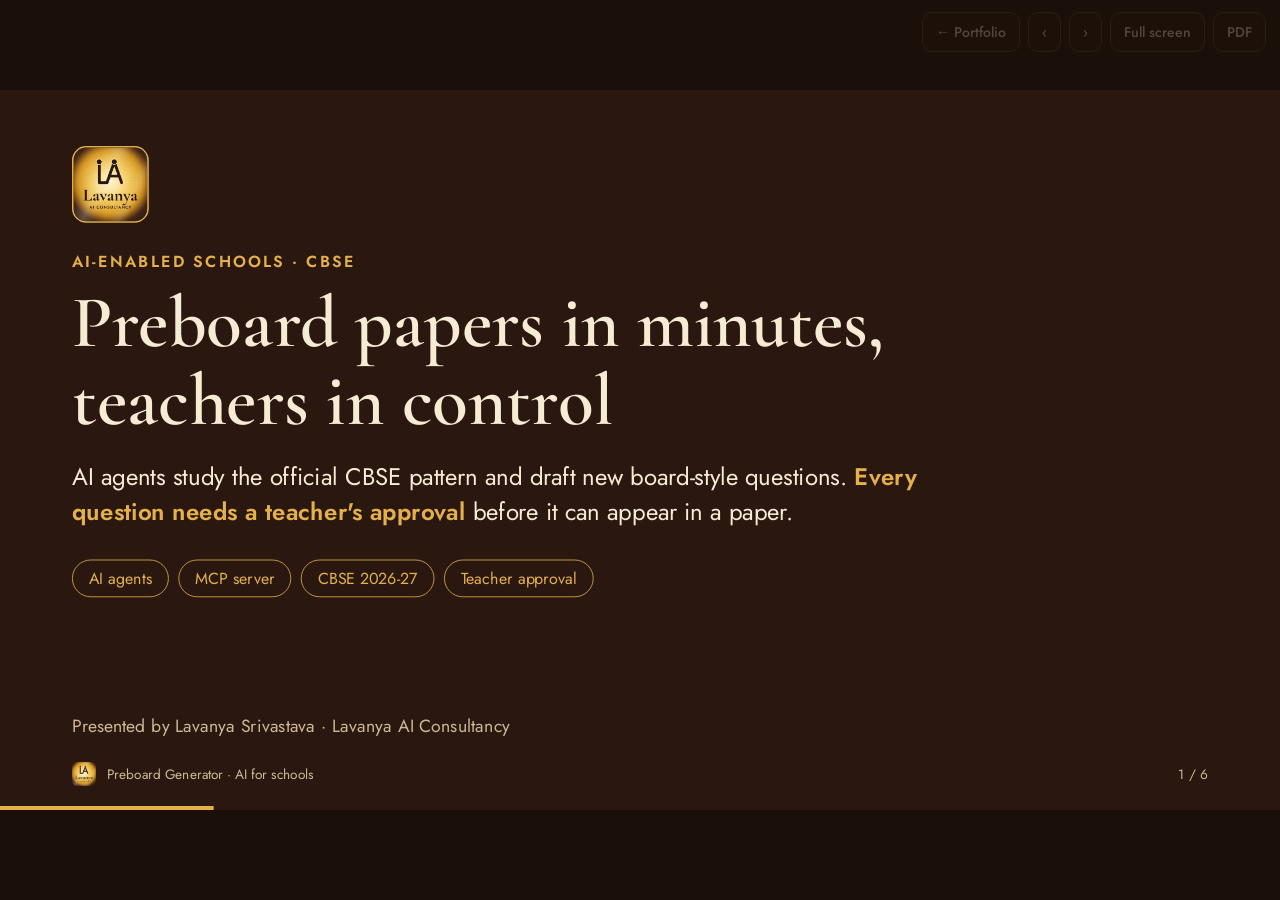
<file: present/preboard-generator.html>
<!doctype html>
<html lang="en"><head><meta charset="utf-8">
<meta name="viewport" content="width=device-width,initial-scale=1">
<title>Preboard Generator · AI for schools</title>
<meta name="description" content="Presentation by Lavanya Srivastava, Lavanya AI Consultancy.">
<link rel="icon" href="../assets/favicon.png">
<link rel="preconnect" href="https://fonts.googleapis.com"><link rel="preconnect" href="https://fonts.gstatic.com" crossorigin>
<link href="https://fonts.googleapis.com/css2?family=Cormorant+Garamond:wght@500;600;700&family=Jost:wght@400;500;600&display=swap" rel="stylesheet">
<link rel="stylesheet" href="deck.css">
</head><body>
<script>window.DECK = {"slug": "preboard-generator", "title": "Preboard Generator · AI for schools", "slides": [{"type": "title", "kicker": "AI-enabled schools · CBSE", "title": "Preboard papers in minutes, teachers in control", "sub": "AI agents study the official CBSE pattern and draft new board-style questions. **Every question needs a teacher's approval** before it can appear in a paper.", "tags": ["AI agents", "MCP server", "CBSE 2026-27", "Teacher approval"]}, {"type": "table", "kicker": "The problem → the solution", "title": "Hours of paper-setting become minutes of review", "rows": [["", "Before", "With Preboard Generator"], ["Time for one paper", "4–6 hours", "about 15 minutes (target)"], ["Matching the CBSE pattern", "Count marks by hand", "Blueprint built from the official 2026-27 sample paper"], ["Writing questions", "From memory, guides, old papers", "AI drafts new CBSE-style questions with marking schemes"], ["Quality control", "None", "The teacher approves every question"], ["Answer key", "Typed separately", "Generated with step-wise marking"]]}, {"type": "arch", "title": "Four agents, one teacher", "vw": 1240, "vh": 470, "intro": "Agents read official sources and draft; the teacher approves. Press → to follow a paper being made.", "nodes": [{"id": "cbse", "x": 10, "y": 30, "w": 210, "h": 120, "label": "Official sources", "sub": "CBSE sample paper,\nmarking scheme, NCERT", "kind": "data", "tag": ""}, {"id": "pat", "x": 260, "y": 30, "w": 210, "h": 120, "label": "Pattern Agent", "sub": "studies the board\nquestion pattern", "kind": "agent", "tag": "AGENT"}, {"id": "syl", "x": 260, "y": 320, "w": 210, "h": 120, "label": "Syllabus Agent", "sub": "checks the 2026-27\ncurriculum", "kind": "agent", "tag": "AGENT"}, {"id": "blu", "x": 510, "y": 30, "w": 210, "h": 120, "label": "Blueprint Agent", "sub": "marks per chapter,\n~50% competency", "kind": "agent", "tag": "AGENT"}, {"id": "qa", "x": 760, "y": 30, "w": 210, "h": 120, "label": "Question Agent", "sub": "case-based, A–R,\ndata questions", "kind": "agent", "tag": "AGENT"}, {"id": "bank", "x": 1010, "y": 30, "w": 210, "h": 120, "label": "Question bank", "sub": "new questions saved\nas pending", "kind": "data", "tag": ""}, {"id": "t", "x": 1010, "y": 320, "w": 210, "h": 120, "label": "Teacher", "sub": "approves, edits or\nrejects each one", "kind": "human", "tag": "PERSON"}, {"id": "gen", "x": 760, "y": 320, "w": 210, "h": 120, "label": "Paper generator", "sub": "approved questions\nonly", "kind": "agent", "tag": ""}, {"id": "pdf", "x": 510, "y": 320, "w": 210, "h": 120, "label": "Ready to print", "sub": "question paper +\nanswer key PDFs", "kind": "user", "tag": ""}], "edges": [{"from": "cbse", "to": "pat", "label": "", "bend": 0}, {"from": "cbse", "to": "syl", "label": "", "bend": 0}, {"from": "pat", "to": "blu", "label": "", "bend": 0}, {"from": "syl", "to": "blu", "label": "", "bend": 0}, {"from": "blu", "to": "qa", "label": "", "bend": 0}, {"from": "qa", "to": "bank", "label": "", "bend": 0}, {"from": "bank", "to": "t", "label": "review", "bend": 0}, {"from": "t", "to": "gen", "label": "approved", "bend": 0}, {"from": "gen", "to": "pdf", "label": "", "bend": 0}], "steps": [{"nodes": ["cbse", "pat"], "edges": [0], "text": "The **Pattern Agent** downloads the official 2026-27 sample paper and marking scheme from CBSE sites and studies the question pattern."}, {"nodes": ["syl"], "edges": [1], "text": "The **Syllabus Agent** compares the syllabus with the CBSE curriculum and NCERT. It changes nothing until the teacher says yes."}, {"nodes": ["blu"], "edges": [2, 3], "text": "The **Blueprint Agent** proposes marks per chapter and question types, about half competency-based. The teacher approves the plan."}, {"nodes": ["qa", "bank"], "edges": [4, 5], "text": "The **Question Agent** writes new case-based, assertion–reason, data and real-life questions with marking schemes, all saved as **pending**."}, {"nodes": ["t"], "edges": [6], "text": "The **teacher** approves, edits or rejects each question in the app. Nothing reaches a paper without approval."}, {"nodes": ["gen"], "edges": [7], "text": "One click builds the paper from **approved questions only**, matching the board pattern section by section."}, {"nodes": ["pdf"], "edges": [8], "text": "Out come a question paper with the school's header, an answer key with step-wise marking, and a marks-per-chapter analysis."}], "summary": "AI drafts, the teacher decides. Agents work through an MCP server, with no API key needed."}, {"type": "shots", "title": "What the teacher sees", "images": [{"src": "img/pre1.jpg", "cap": "Generate a paper: school name, exam, date and duration."}, {"src": "img/pre2.jpg", "cap": "The generated paper, ready to print with its answer key."}]}, {"type": "stats", "kicker": "Papers and cost", "title": "Board pattern, near-zero running cost", "stats": [{"n": "39 Q · 80", "l": "full Science paper, exactly as the CBSE 2026-27 sample paper"}, {"n": "16 Q · 30", "l": "Biology preboard: MCQ, assertion–reason, short, long and case-based"}, {"n": "Free", "l": "hosting on Streamlit Cloud with a Supabase free-tier database"}], "table": [["Part", "Technology"], ["AI agents", "Claude Code with instruction files, no API key"], ["Agent tools", "cbse-paper-mcp (official MCP Python SDK)"], ["App and PDFs", "Python 3.13 · Streamlit · fpdf2"]]}, {"type": "cta", "title": "Make your school AI-enabled", "sub": "See how your teachers can produce board-pattern papers with answer keys in a fraction of the time, while staying in charge of every question.", "links": [{"label": "Request a demo", "href": "mailto:lavanya.sriva@gmail.com?subject=Preboard%20Generator%20demo"}, {"label": "View the code", "href": "https://github.com/lavanya1402/preboard-generator-2310"}]}]};</script>
<script src="deck.js"></script>
</body></html>
</file>
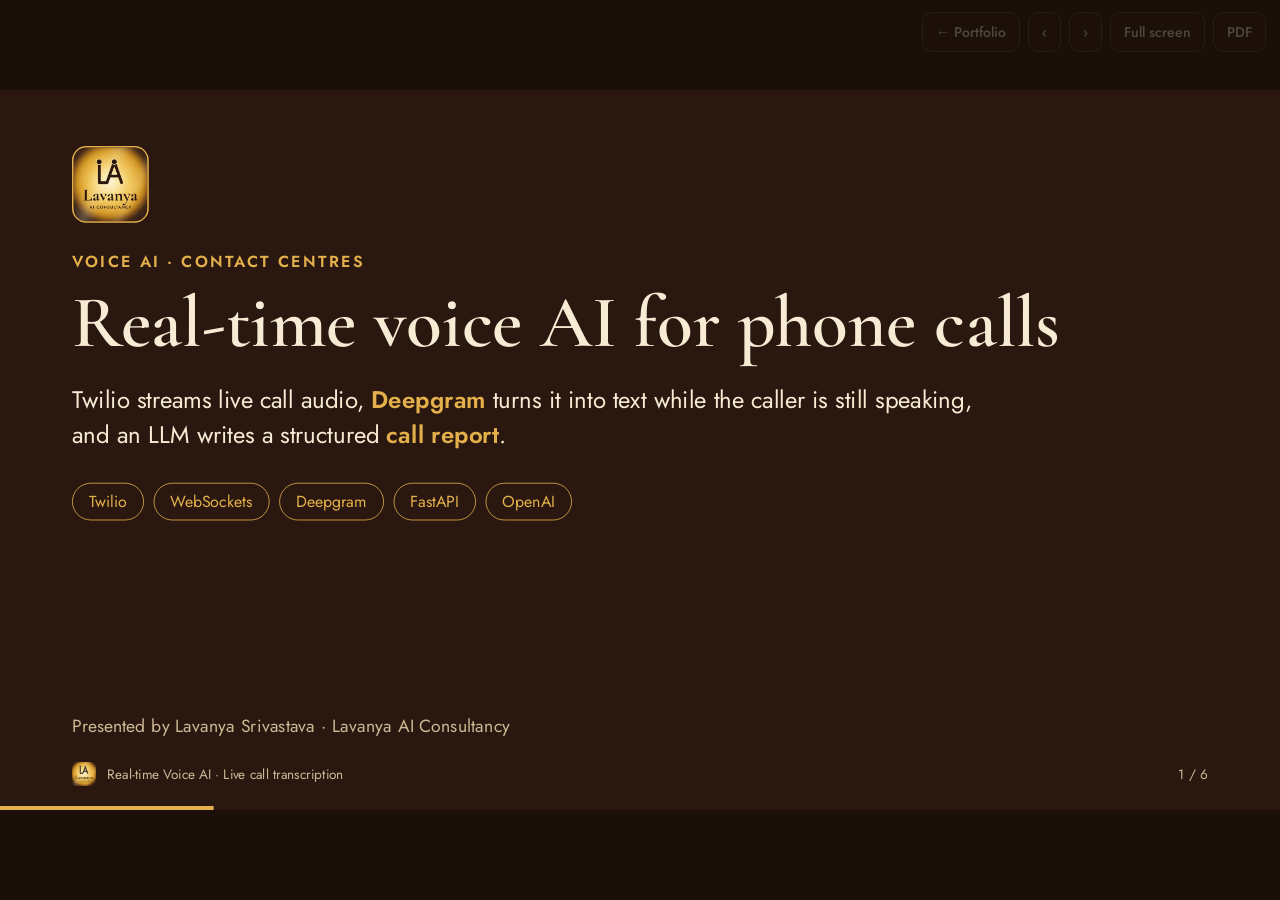
<file: present/realtime-voice-ai.html>
<!doctype html>
<html lang="en"><head><meta charset="utf-8">
<meta name="viewport" content="width=device-width,initial-scale=1">
<title>Real-time Voice AI · Live call transcription</title>
<meta name="description" content="Presentation by Lavanya Srivastava, Lavanya AI Consultancy.">
<link rel="icon" href="../assets/favicon.png">
<link rel="preconnect" href="https://fonts.googleapis.com"><link rel="preconnect" href="https://fonts.gstatic.com" crossorigin>
<link href="https://fonts.googleapis.com/css2?family=Cormorant+Garamond:wght@500;600;700&family=Jost:wght@400;500;600&display=swap" rel="stylesheet">
<link rel="stylesheet" href="deck.css">
</head><body>
<script>window.DECK = {"slug": "realtime-voice-ai", "title": "Real-time Voice AI · Live call transcription", "slides": [{"type": "title", "kicker": "Voice AI · Contact centres", "title": "Real-time voice AI for phone calls", "sub": "Twilio streams live call audio, **Deepgram** turns it into text while the caller is still speaking, and an LLM writes a structured **call report**.", "tags": ["Twilio", "WebSockets", "Deepgram", "FastAPI", "OpenAI"]}, {"type": "points", "kicker": "The problem", "title": "Voice is the hardest channel to automate", "items": [{"h": "Speed matters", "p": "A voice bot must hear words within a second or the conversation feels broken."}, {"h": "No record", "p": "Without a live transcript, supervisors cannot see what happens on a call."}, {"h": "Manual wrap-up", "p": "Agents spend minutes after each call writing summaries by hand."}]}, {"type": "arch", "title": "From a phone call to a call report", "vw": 1320, "vh": 470, "intro": "Two live WebSocket streams and a session store. Press → to follow a call.", "nodes": [{"id": "caller", "x": 10, "y": 180, "w": 170, "h": 110, "label": "Caller", "sub": "phones the\nbusiness", "kind": "user", "tag": ""}, {"id": "tw", "x": 230, "y": 180, "w": 200, "h": 110, "label": "Twilio Voice", "sub": "phone number", "kind": "ext", "tag": ""}, {"id": "be", "x": 490, "y": 20, "w": 220, "h": 110, "label": "FastAPI backend", "sub": "/voice webhook\nreturns TwiML", "kind": "agent", "tag": ""}, {"id": "media", "x": 490, "y": 340, "w": 220, "h": 110, "label": "/media WebSocket", "sub": "μ-law 8 kHz\naudio frames", "kind": "agent", "tag": ""}, {"id": "dg", "x": 790, "y": 340, "w": 220, "h": 110, "label": "Deepgram", "sub": "live speech-to-text", "kind": "ext", "tag": ""}, {"id": "store", "x": 1090, "y": 340, "w": 220, "h": 110, "label": "Session store", "sub": "transcripts\n+ latency", "kind": "data", "tag": ""}, {"id": "dash", "x": 1090, "y": 20, "w": 220, "h": 110, "label": "Dashboard", "sub": "live calls,\ntranscripts", "kind": "user", "tag": ""}, {"id": "ai", "x": 790, "y": 20, "w": 220, "h": 110, "label": "OpenAI", "sub": "structured\ncall report", "kind": "ext", "tag": ""}], "edges": [{"from": "caller", "to": "tw", "label": "call", "bend": 0}, {"from": "tw", "to": "be", "label": "webhook", "bend": 0}, {"from": "be", "to": "tw", "label": "TwiML", "bend": -40}, {"from": "tw", "to": "media", "label": "audio stream", "bend": 0}, {"from": "media", "to": "dg", "label": "frames", "bend": 0}, {"from": "dg", "to": "store", "label": "final text", "bend": 0}, {"from": "dash", "to": "store", "label": "GET /sessions", "bend": 0}, {"from": "dash", "to": "ai", "label": "analyze", "bend": 0}, {"from": "ai", "to": "store", "label": "report", "bend": 0, "lx": 20}], "steps": [{"nodes": ["caller", "tw"], "edges": [0], "text": "A customer calls the business's Twilio phone number."}, {"nodes": ["be"], "edges": [1, 2], "text": "Twilio calls the **/voice webhook**. The backend answers with TwiML that opens a live media stream."}, {"nodes": ["media"], "edges": [3], "text": "Twilio streams the caller's audio to the **/media WebSocket**, and a call session starts."}, {"nodes": ["dg"], "edges": [4], "text": "Each audio frame is forwarded to **Deepgram**, which returns words while the caller is still speaking."}, {"nodes": ["store"], "edges": [5], "text": "Final transcripts are saved with **time to first transcript** and **per-utterance latency**."}, {"nodes": ["dash"], "edges": [6], "text": "The **dashboard** lists live and finished calls with their transcripts and latency."}, {"nodes": ["ai"], "edges": [7, 8], "text": "On request, the backend sends the transcript to **OpenAI**, which returns a structured call report saved with the session."}], "summary": "Phone audio → live transcript → measured latency → AI call report: the foundation for voice agents."}, {"type": "shots", "title": "A live test call", "images": [{"src": "img/voice2.jpg", "cap": "Console during a call: interim text, FINAL transcripts and transcript latency for each sentence (for example 1.29 s)."}]}, {"type": "points", "kicker": "Where it stands", "title": "Honest status", "cols": 2, "items": [{"h": "Built and tested", "p": "Live Deepgram streaming, latency measured on every call, LLM call reports, and unit tests for the transcript logic."}, {"h": "Deployable", "p": "FastAPI backend with a Render configuration and /health check; Streamlit monitoring dashboard."}, {"h": "Next: persistence", "p": "Sessions are kept in memory today; a database is the next step."}, {"h": "Next: human handoff", "p": "Transfer to a person when the caller asks for one."}]}, {"type": "cta", "title": "Add voice to your customer experience", "sub": "Live transcripts for supervisors, automatic call summaries, and the base for a voice assistant that answers routine calls.", "links": [{"label": "View the code", "href": "https://github.com/lavanya1402/realtime-voice-ai-orchestrator"}, {"label": "Talk to Lavanya", "href": "mailto:lavanya.sriva@gmail.com?subject=Voice%20AI"}]}]};</script>
<script src="deck.js"></script>
</body></html>
</file>
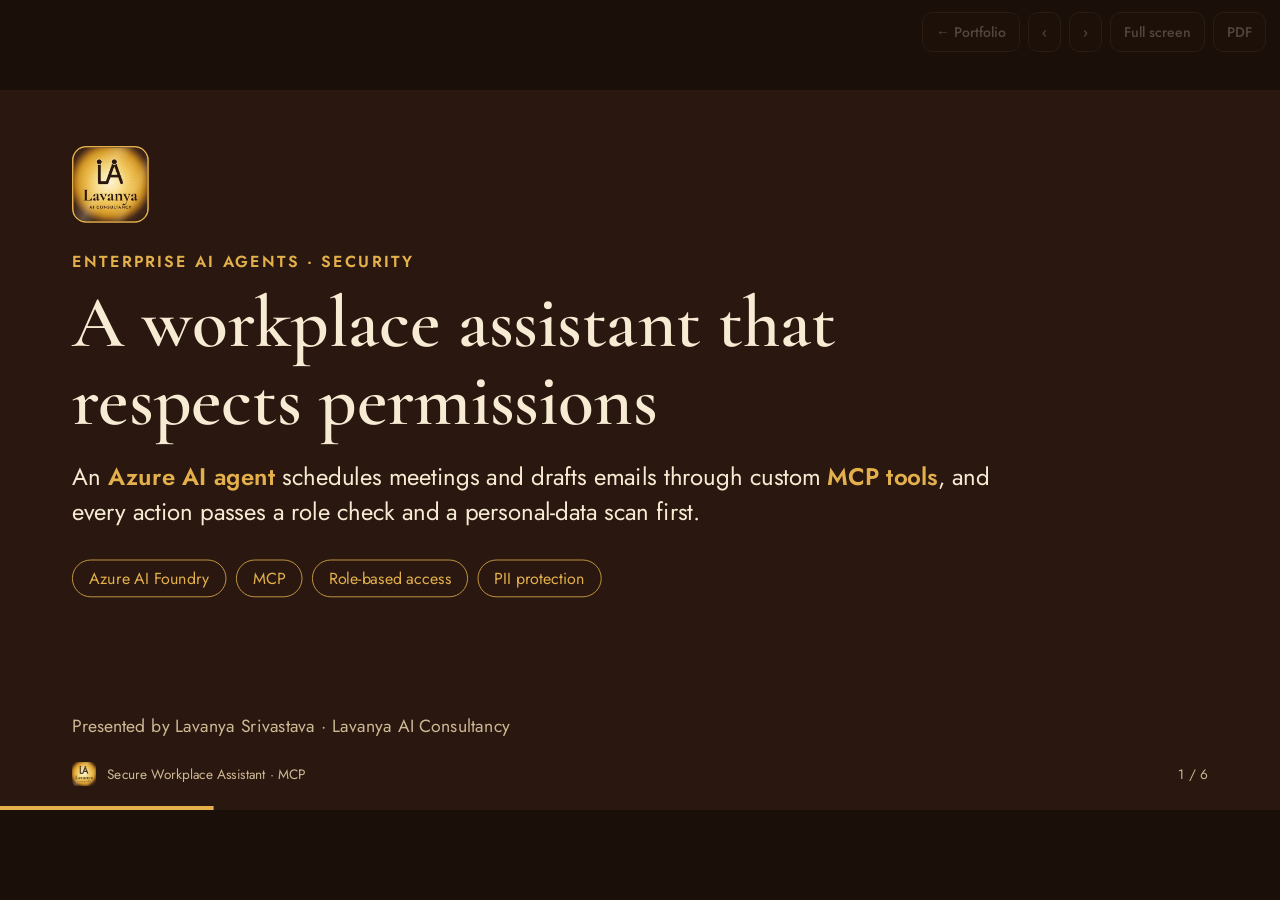
<file: present/secure-workplace-assistant.html>
<!doctype html>
<html lang="en"><head><meta charset="utf-8">
<meta name="viewport" content="width=device-width,initial-scale=1">
<title>Secure Workplace Assistant · MCP</title>
<meta name="description" content="Presentation by Lavanya Srivastava, Lavanya AI Consultancy.">
<link rel="icon" href="../assets/favicon.png">
<link rel="preconnect" href="https://fonts.googleapis.com"><link rel="preconnect" href="https://fonts.gstatic.com" crossorigin>
<link href="https://fonts.googleapis.com/css2?family=Cormorant+Garamond:wght@500;600;700&family=Jost:wght@400;500;600&display=swap" rel="stylesheet">
<link rel="stylesheet" href="deck.css">
</head><body>
<script>window.DECK = {"slug": "secure-workplace-assistant", "title": "Secure Workplace Assistant · MCP", "slides": [{"type": "title", "kicker": "Enterprise AI agents · Security", "title": "A workplace assistant that respects permissions", "sub": "An **Azure AI agent** schedules meetings and drafts emails through custom **MCP tools**, and every action passes a role check and a personal-data scan first.", "tags": ["Azure AI Foundry", "MCP", "Role-based access", "PII protection"]}, {"type": "points", "kicker": "The problem", "title": "Agents that act need limits", "items": [{"h": "Too much access", "p": "An assistant that can email anyone, on anyone's behalf, is a security incident waiting to happen."}, {"h": "Data leaks", "p": "Phone numbers, PAN, Aadhaar and card numbers slip into emails unnoticed."}, {"h": "No control", "p": "Companies need to decide who may do what, and see why an action was refused."}]}, {"type": "arch", "title": "Every tool call is checked", "vw": 1400, "vh": 540, "intro": "The agent plans; the tools act only after a permission check and a privacy scan. Press → to follow a request.", "nodes": [{"id": "mgr", "x": 10, "y": 215, "w": 180, "h": 110, "label": "Manager", "sub": "one request in\nplain English", "kind": "user", "tag": ""}, {"id": "ui", "x": 240, "y": 215, "w": 200, "h": 110, "label": "Streamlit app", "sub": "manager console", "kind": "box", "tag": ""}, {"id": "ag", "x": 500, "y": 210, "w": 230, "h": 120, "label": "Azure AI agent", "sub": "plans which\ntools to call", "kind": "agent", "tag": "AGENT"}, {"id": "mcp", "x": 800, "y": 215, "w": 230, "h": 110, "label": "MCP tool server", "sub": "custom tools\n(FastMCP, HTTPS)", "kind": "agent", "tag": ""}, {"id": "rb", "x": 1110, "y": 20, "w": 280, "h": 110, "label": "Role check (RBAC)", "sub": "is this role allowed\nthis action?", "kind": "guard", "tag": "CHECK"}, {"id": "pii", "x": 1110, "y": 215, "w": 280, "h": 110, "label": "PII scan", "sub": "mask personal data,\nrisk score 0–1", "kind": "guard", "tag": "CHECK"}, {"id": "tools", "x": 1110, "y": 410, "w": 280, "h": 110, "label": "Tools act", "sub": "availability · schedule\ndraft · send", "kind": "box", "tag": ""}, {"id": "res", "x": 500, "y": 410, "w": 230, "h": 110, "label": "Safe result", "sub": "or a clear reason\nfor refusal", "kind": "user", "tag": ""}], "edges": [{"from": "mgr", "to": "ui", "label": "", "bend": 0}, {"from": "ui", "to": "ag", "label": "request", "bend": 0}, {"from": "ag", "to": "mcp", "label": "tool call", "bend": 0}, {"from": "mcp", "to": "rb", "label": "", "bend": 0}, {"from": "rb", "to": "pii", "label": "allowed", "bend": 0}, {"from": "pii", "to": "tools", "label": "risk ≤ 0.8", "bend": 0}, {"from": "tools", "to": "res", "label": "", "bend": 0}, {"from": "res", "to": "ui", "label": "", "bend": 0}], "steps": [{"nodes": ["mgr", "ui"], "edges": [0], "text": "A manager types one request, for example: “Book a review with the on-call team tomorrow and email them the details.”"}, {"nodes": ["ag"], "edges": [1], "text": "The **Azure AI agent** works out the steps: check availability, schedule the meeting, draft the email, send it."}, {"nodes": ["mcp"], "edges": [2], "text": "It calls Lavanya's custom tools on an **MCP server**, reached securely over HTTPS."}, {"nodes": ["rb"], "edges": [3], "text": "Each tool first checks the **role**: employees may schedule and draft; only managers and HR admins may send email."}, {"nodes": ["pii"], "edges": [4], "text": "The **PII scan** finds emails, phone numbers, PAN, Aadhaar and card numbers, returns a masked copy and scores the risk."}, {"nodes": ["tools"], "edges": [5], "text": "Only then do the tools act. Sending is **refused** when the risk score is above 0.8."}, {"nodes": ["res"], "edges": [6, 7], "text": "The manager sees the result, or exactly why an action was refused."}], "summary": "The agent plans, the tools act, and every action passes permission and privacy checks first."}, {"type": "table", "kicker": "Role-based access", "title": "Who may do what", "rows": [["Action", "Employee", "Manager", "HR admin"], ["Schedule a meeting", "Yes", "Yes", "Yes"], ["Draft an email", "Yes", "Yes", "Yes"], ["Send an email", "No", "Yes", "Yes"], ["Access sensitive data", "No", "No", "Yes"]], "note": "Rules live in one place in the MCP server, so a company can change them without touching the agent."}, {"type": "run", "kicker": "Real output of the guardrail code", "title": "What the checks return", "rows": [{"who": "Employee sends", "tone": "no", "text": "`send_email` → refused: “Role 'employee' cannot perform 'send_email'.”"}, {"who": "Email text", "text": "“Please call Ravi on 9876543210 or write to ravi.k@example.com”"}, {"who": "PII scan", "tone": "ok", "text": "Masked: “Please call Ravi on [PHONE] or write to [EMAIL]” · risk **0.35** → may be sent"}, {"who": "Card number", "tone": "no", "text": "“Refund to card 4111 1111 1111 1111” → risk **0.90** → sending **blocked**"}], "note": "Sensitivity weights: email 0.2 · phone 0.3 · PAN 0.6 · Aadhaar 0.85 · card number 0.9, plus 0.05 for each extra item found."}, {"type": "cta", "title": "Internal AI assistants your security team will approve", "sub": "Scheduling, HR communications, incident coordination and customer triage, with permissions and privacy enforced in the tools themselves.", "links": [{"label": "View the code", "href": "https://github.com/lavanya1402/lavanya-enterprise-mcp-server"}, {"label": "Talk to Lavanya", "href": "mailto:lavanya.sriva@gmail.com?subject=Secure%20AI%20assistant"}]}]};</script>
<script src="deck.js"></script>
</body></html>
</file>
<file: present/deck.css>
:root{--ink:#2A1810;--ink2:#5C4636;--cream:#FBF6EC;--sand:#F3E9D6;--line:#E2D2B3;--gold:#E3B04B;--bronze:#8A5A12;--light:#F7EBD3;--muted:#CDB894;--red:#A3412A;--green:#3E7A4A}
*{box-sizing:border-box}
html,body{margin:0;height:100%;background:#1A0F09;overflow:hidden;font-family:Jost,system-ui,sans-serif;color:var(--ink)}
.stage{position:fixed;left:0;top:0;width:1600px;height:900px;transform-origin:0 0;overflow:hidden;background:var(--cream)}
.slide{position:absolute;inset:0;padding:70px 90px 90px;display:none;flex-direction:column}
.slide.active{display:flex}
.slide.active>*{animation:rise .55s ease both}
.slide.active>*:nth-child(2){animation-delay:.08s}.slide.active>*:nth-child(3){animation-delay:.16s}.slide.active>*:nth-child(4){animation-delay:.24s}.slide.active>*:nth-child(5){animation-delay:.32s}
@keyframes rise{from{opacity:0;transform:translateY(18px)}to{opacity:1;transform:none}}
.dark{background:var(--ink);color:var(--light)}
.kicker{font-size:20px;letter-spacing:.14em;text-transform:uppercase;color:var(--bronze);font-weight:600;margin-bottom:14px}
.dark .kicker{color:var(--gold)}
h1,h2{font-family:"Cormorant Garamond",Georgia,serif;font-weight:600;margin:0;line-height:1.05}
h1{font-size:92px;max-width:1250px}
h2{font-size:62px;margin-bottom:26px}
.lead{font-size:30px;line-height:1.45;max-width:1180px;color:var(--ink2);margin:26px 0 0}
.dark .lead{color:var(--light)}
b{color:var(--bronze);font-weight:600}.dark b{color:var(--gold)}
.chips{display:flex;gap:12px;flex-wrap:wrap;margin-top:38px}
.chip{border:1.5px solid var(--gold);border-radius:999px;padding:8px 20px;font-size:20px;color:var(--gold)}
.t-logo{width:96px;height:96px;border-radius:18px;object-fit:cover;margin-bottom:34px;border:2px solid var(--gold)}
.byline{margin-top:auto;font-size:22px;color:var(--muted)}
/* cards */
.grid{display:grid;gap:26px;margin-top:10px}
.card{background:#fff;border:1px solid var(--line);border-top:5px solid var(--gold);border-radius:14px;padding:30px 30px 28px}
.card h3{font-family:"Cormorant Garamond",Georgia,serif;font-size:36px;margin:0 0 12px;line-height:1.1}
.card p{font-size:23px;line-height:1.45;margin:0;color:var(--ink2)}
.card .num{font-family:"Cormorant Garamond",Georgia,serif;font-size:30px;color:var(--bronze);font-weight:700;margin-bottom:6px}
.intro{font-size:26px;color:var(--ink2);margin:-8px 0 24px;max-width:1300px;line-height:1.45}
/* architecture */
.arch{flex:1;display:flex;flex-direction:column;min-height:0;margin-top:-30px}
.arch h2{font-size:52px;margin-bottom:6px}
.arch svg{width:100%;flex:1 1 0;min-height:0;margin:6px 0 14px}
.caption{min-height:84px;background:var(--ink);color:var(--light);border-radius:14px;padding:18px 28px;font-size:25px;line-height:1.4;display:flex;align-items:center;gap:22px}
.caption .sn{font-family:"Cormorant Garamond",Georgia,serif;font-size:40px;color:var(--gold);font-weight:700;min-width:70px}
.caption .tx{flex:1}
.play{background:var(--gold);color:var(--ink);border:0;border-radius:999px;font:600 20px Jost,sans-serif;padding:12px 24px;cursor:pointer;white-space:nowrap}
.node rect{fill:#fff;stroke:var(--line);stroke-width:2;transition:all .4s}
.node .nl{font:600 23px Jost,sans-serif;fill:var(--ink)}
.node .ns{font:400 17px Jost,sans-serif;fill:var(--ink2)}
.node .nk{font:600 13px Jost,sans-serif;letter-spacing:.12em;fill:var(--bronze)}
.node{transition:opacity .4s}
.k-agent rect{stroke:var(--gold);stroke-width:3}
.k-user rect{fill:var(--ink)}.k-user .nl{fill:var(--light)}.k-user .ns{fill:var(--muted)}.k-user .nk{fill:var(--gold)}
.k-guard rect{stroke:var(--red);stroke-width:3;fill:#FBEFEA}.k-guard .nk{fill:var(--red)}
.k-human rect{stroke:var(--green);stroke-width:3;fill:#EEF5EC}.k-human .nk{fill:var(--green)}
.k-data rect{fill:var(--sand);stroke-dasharray:6 5}
.k-ext rect{fill:#F4F1EC;stroke:#B9AE9C}
.edge path{fill:none;stroke:#C9B48E;stroke-width:3;transition:stroke .4s}
.edge .el{font:500 16px Jost,sans-serif;fill:var(--ink2)}
.edge .elb{fill:var(--cream)}
.edge .dot{fill:var(--gold);display:none}
.edge.lit path{stroke:var(--bronze);stroke-dasharray:12 9;animation:flow .9s linear infinite}
.edge.lit .dot{display:block}
@keyframes flow{to{stroke-dashoffset:-21}}
.stepping .node{opacity:.28}.stepping .edge{opacity:.22}
.stepping .node.lit,.stepping .edge.lit{opacity:1}
.node.now rect{filter:drop-shadow(0 0 14px rgba(227,176,75,.95));stroke:var(--gold);stroke-width:4}
/* screenshots */
.shots{display:flex;gap:30px;flex:1;min-height:0;align-items:flex-start;justify-content:center}
.shot{flex:1;min-width:0;display:flex;flex-direction:column;gap:12px;height:100%;align-items:center}
.shot .frame{flex:0 1 auto;min-height:0;border-radius:12px;border:1px solid var(--line);background:#fff;box-shadow:0 14px 40px rgba(42,24,16,.14);overflow:hidden;display:flex;align-items:flex-start;justify-content:center}
.shot img{max-width:100%;max-height:100%;object-fit:contain;display:block}
.shot .cap{font-size:21px;color:var(--ink2)}
/* stats + table */
.stats{display:grid;gap:26px;margin-top:6px}
.stat{background:var(--ink);color:var(--light);border-radius:14px;padding:30px}
.stat .n{font-family:"Cormorant Garamond",Georgia,serif;font-size:72px;color:var(--gold);font-weight:700;line-height:1}
.stat .l{font-size:22px;margin-top:10px;line-height:1.35}
.note{font-size:19px;color:var(--ink2);margin-top:22px;max-width:1350px}
table.t{border-collapse:collapse;font-size:24px;width:100%;margin-top:6px;background:#fff}
.t th,.t td{border-bottom:1px solid var(--line);padding:14px 18px;text-align:left}
.t th{background:var(--sand);font-weight:600}
.t td:first-child{color:var(--ink2)}
/* example run */
.run{display:flex;flex-direction:column;gap:14px;margin-top:4px}
.run .row{display:flex;gap:20px;align-items:stretch}
.run .who{min-width:230px;font-weight:600;font-size:20px;color:var(--bronze);padding-top:16px;text-transform:uppercase;letter-spacing:.08em}
.run .box{flex:1;background:#fff;border:1px solid var(--line);border-left:5px solid var(--gold);border-radius:10px;padding:14px 20px;font-size:22px;line-height:1.45}
.run .box code{font-family:ui-monospace,Menlo,Consolas,monospace;font-size:20px;background:var(--sand);padding:1px 6px;border-radius:4px}
.run .ok{border-left-color:var(--green)}.run .no{border-left-color:var(--red)}
/* cta */
.cta-links{display:flex;gap:20px;margin-top:44px;flex-wrap:wrap}
.cta-links a{display:inline-block;padding:18px 34px;border-radius:999px;font-size:24px;font-weight:600;text-decoration:none;border:2px solid var(--gold);color:var(--light)}
.cta-links a.p{background:var(--gold);color:var(--ink)}
.contact{margin-top:auto;font-size:24px;color:var(--light);line-height:1.6}
.contact span{color:var(--muted)}
/* footer inside stage */
.foot{position:absolute;left:90px;right:90px;bottom:30px;display:flex;align-items:center;gap:14px;font-size:17px;color:#9B8670;pointer-events:none}
.foot img{width:30px;height:30px;border-radius:6px}
.foot .pg{margin-left:auto}
.dark .foot{color:var(--muted)}
.bar{position:absolute;left:0;bottom:0;height:5px;background:var(--gold);transition:width .4s}
/* controls (outside stage) */
.ctrl{position:fixed;right:14px;top:12px;display:flex;gap:8px;z-index:5;opacity:.25;transition:opacity .3s}
.ctrl:hover,.ctrl:focus-within{opacity:1}
.ctrl a,.ctrl button{background:rgba(42,24,16,.92);color:var(--light);border:1px solid #5C4636;border-radius:10px;font:500 14px Jost,sans-serif;padding:9px 13px;cursor:pointer;text-decoration:none;min-height:40px;display:inline-flex;align-items:center}
.rotate{display:none;position:fixed;inset:auto 12px 70px;background:var(--gold);color:var(--ink);padding:12px 16px;border-radius:10px;font-size:15px;z-index:6;text-align:center}
@media (orientation:portrait) and (max-width:700px){.rotate{display:block}}
@media print{
  @page{size:1600px 900px;margin:0}
  html,body{overflow:visible;background:#fff;height:auto}
  .stage{position:static;transform:none!important;height:auto;overflow:visible;background:none}
  .slide{position:relative;display:flex!important;width:1600px;height:900px;page-break-after:always;break-after:page;overflow:hidden;background:var(--cream)}
  .slide.dark{background:var(--ink)}
  .slide>*{animation:none!important}
  .ctrl,.rotate,.bar,.play,.edge .dot{display:none!important}
  .stepping .node,.stepping .edge{opacity:1}
  .edge path{stroke:var(--bronze)}
  .node.now rect{filter:none}
  *{-webkit-print-color-adjust:exact;print-color-adjust:exact}
}
</file>
